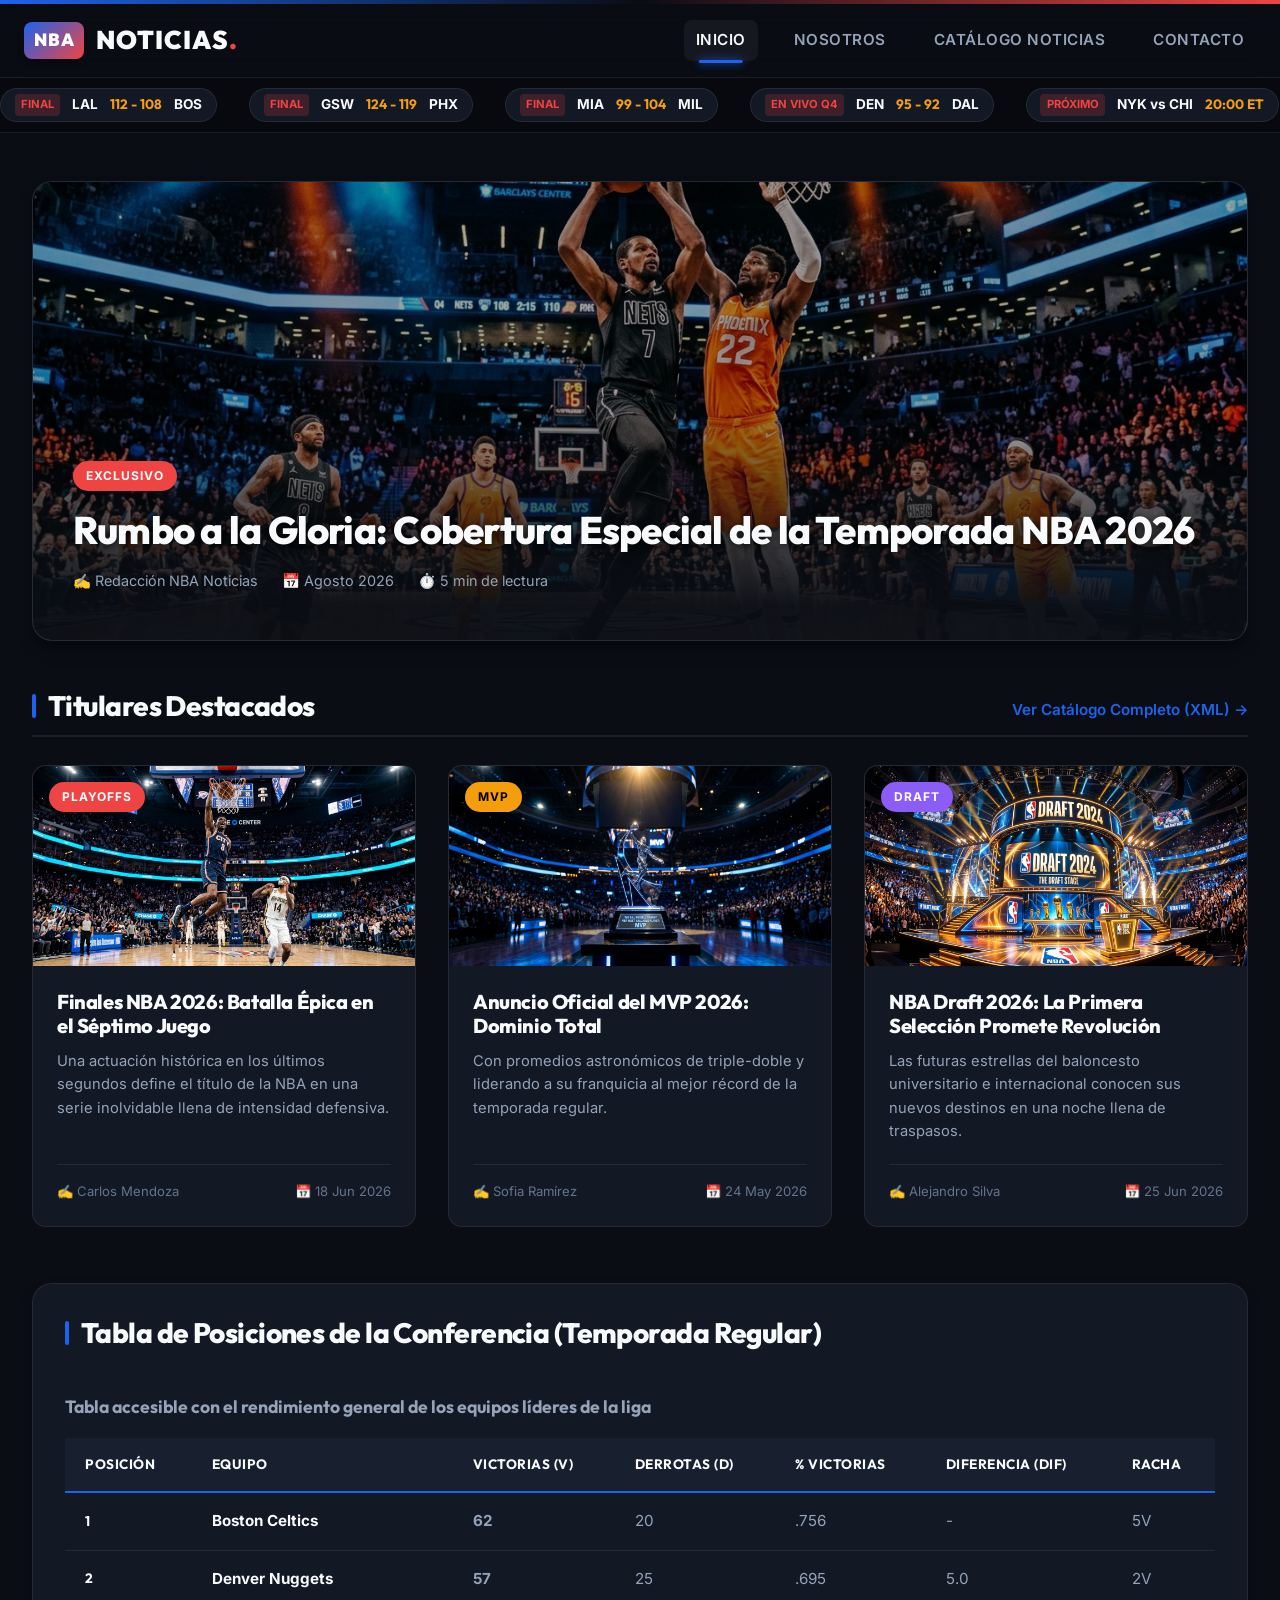
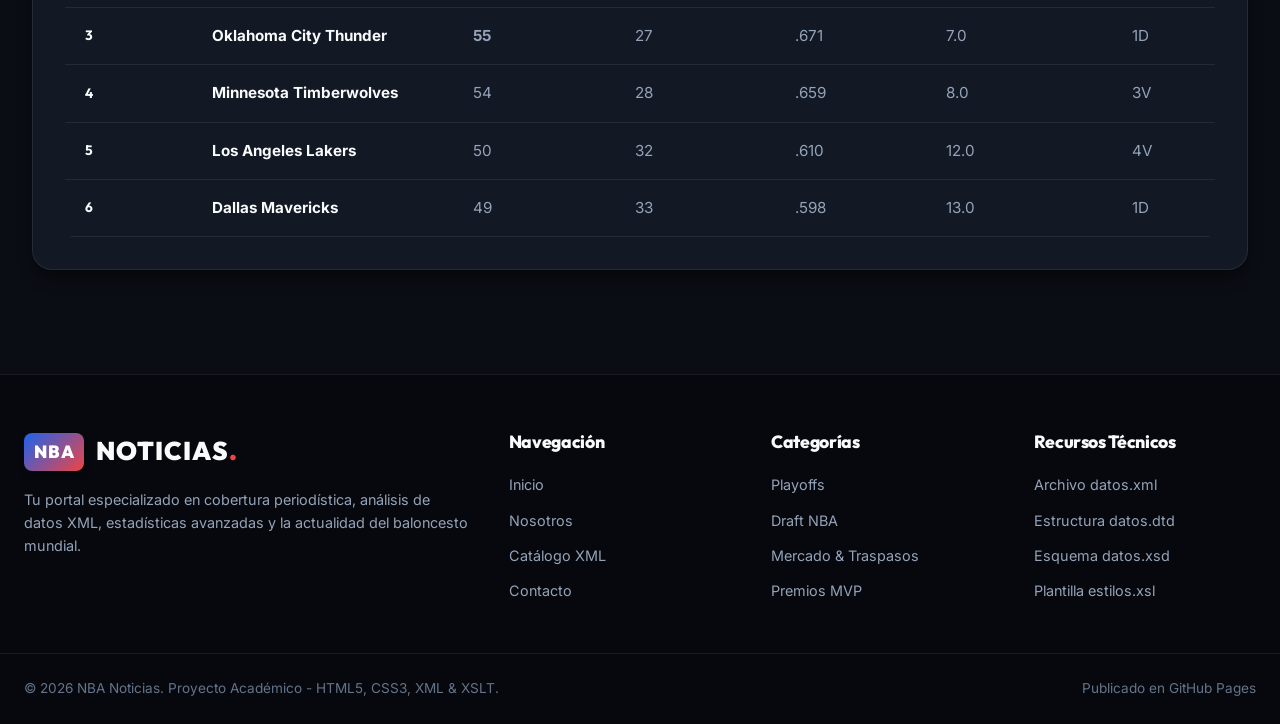
<file: index.html>
<!DOCTYPE html>
<html lang="es">
<head>
  <meta charset="UTF-8">
  <meta name="viewport" content="width=device-width, initial-scale=1.0">
  <meta name="description" content="NBA Noticias - Portal profesional con noticias de última hora, resultados en vivo, estadísticas y análisis técnico de la NBA.">
  <title>NBA Noticias | Inicio - Tu Portal Líder de Baloncesto</title>
  <link rel="stylesheet" href="css/styles.css">
</head>
<body>

  <!-- Barra Superior de Acento -->
  <div class="header-top"></div>

  <!-- Encabezado Principal y Navegación -->
  <header class="main-header" role="banner">
    <div class="header-container">
      <a href="index.html" class="logo-brand" aria-label="Página de inicio de NBA Noticias">
        <span class="logo-badge">NBA</span>
        <div class="logo-text">NOTICIAS<span>.</span></div>
      </a>

      <button class="mobile-toggle" id="mobile-toggle" aria-label="Abrir menú de navegación" aria-expanded="false">
        ☰
      </button>

      <nav class="nav-menu" id="nav-menu" role="navigation" aria-label="Navegación principal">
        <a href="index.html" class="nav-link active">Inicio</a>
        <a href="about.html" class="nav-link">Nosotros</a>
        <a href="catalog.html" class="nav-link">Catálogo Noticias</a>
        <a href="contact.html" class="nav-link">Contacto</a>
      </nav>
    </div>
  </header>

  <!-- Marquesina en Vivo de Resultados / Ticker -->
  <div class="ticker-wrap" aria-label="Marcadores de partidos en tiempo real">
    <div class="ticker-content">
      <div class="ticker-item">
        <span class="ticker-tag">FINAL</span>
        <span class="ticker-team">LAL</span> <span class="ticker-score">112 - 108</span> <span class="ticker-team">BOS</span>
      </div>
      <div class="ticker-item">
        <span class="ticker-tag">FINAL</span>
        <span class="ticker-team">GSW</span> <span class="ticker-score">124 - 119</span> <span class="ticker-team">PHX</span>
      </div>
      <div class="ticker-item">
        <span class="ticker-tag">FINAL</span>
        <span class="ticker-team">MIA</span> <span class="ticker-score">99 - 104</span> <span class="ticker-team">MIL</span>
      </div>
      <div class="ticker-item">
        <span class="ticker-tag">EN VIVO Q4</span>
        <span class="ticker-team">DEN</span> <span class="ticker-score">95 - 92</span> <span class="ticker-team">DAL</span>
      </div>
      <div class="ticker-item">
        <span class="ticker-tag">PRÓXIMO</span>
        <span class="ticker-team">NYK vs CHI</span> <span class="ticker-score">20:00 ET</span>
      </div>
    </div>
  </div>

  <!-- Contenido Principal -->
  <main class="container" id="main-content" role="main">

    <!-- Hero Banner Destacado -->
    <section class="hero-banner" aria-label="Noticia destacada principal" data-article-id="nba-101" style="cursor: pointer;">
      <img src="assets/images/nba_hero_banner.jpg" alt="Jugadores de la NBA en pleno partido bajo luces espectaculares del estadio">
      <div class="hero-overlay">
        <span class="category-badge playoffs">EXCLUSIVO</span>
        <h1 class="hero-title">Rumbo a la Gloria: Cobertura Especial de la Temporada NBA 2026</h1>
        <div class="hero-meta">
          <span>✍️ Redacción NBA Noticias</span>
          <span>📅 Agosto 2026</span>
          <span>⏱️ 5 min de lectura</span>
        </div>
      </div>
    </section>

    <!-- Sección de Últimas Noticias Grid -->
    <section aria-labelledby="titular-recientes">
      <div class="section-header">
        <h2 id="titular-recientes" class="section-title">Titulares Destacados</h2>
        <a href="catalog.html" style="color: var(--primary-nba); font-weight: 600; font-size: 0.95rem;">Ver Catálogo Completo (XML) →</a>
      </div>

      <div class="news-grid">
        <!-- Tarjeta 1 -->
        <article class="news-card" data-article-id="nba-101">
          <div class="news-card-img">
            <img src="assets/images/nba_playoffs.jpg" alt="Jugador ejecutando una clavada impresionante en los playoffs">
            <span class="category-badge playoffs" style="position: absolute; top: 1rem; left: 1rem; margin: 0;">PLAYOFFS</span>
          </div>
          <div class="news-card-content">
            <h3 class="news-card-title">Finales NBA 2026: Batalla Épica en el Séptimo Juego</h3>
            <p class="news-card-excerpt">Una actuación histórica en los últimos segundos define el título de la NBA en una serie inolvidable llena de intensidad defensiva.</p>
            <div class="news-card-footer">
              <span>✍️ Carlos Mendoza</span>
              <span>📅 18 Jun 2026</span>
            </div>
          </div>
        </article>

        <!-- Tarjeta 2 -->
        <article class="news-card" data-article-id="nba-102">
          <div class="news-card-img">
            <img src="assets/images/nba_mvp.jpg" alt="Trofeo de MVP de la NBA brillando bajo los reflectores">
            <span class="category-badge mvp" style="position: absolute; top: 1rem; left: 1rem; margin: 0;">MVP</span>
          </div>
          <div class="news-card-content">
            <h3 class="news-card-title">Anuncio Oficial del MVP 2026: Dominio Total</h3>
            <p class="news-card-excerpt">Con promedios astronómicos de triple-doble y liderando a su franquicia al mejor récord de la temporada regular.</p>
            <div class="news-card-footer">
              <span>✍️ Sofia Ramírez</span>
              <span>📅 24 May 2026</span>
            </div>
          </div>
        </article>

        <!-- Tarjeta 3 -->
        <article class="news-card" data-article-id="nba-103">
          <div class="news-card-img">
            <img src="assets/images/nba_draft.jpg" alt="Escenario del NBA Draft listo para la transmisión">
            <span class="category-badge draft" style="position: absolute; top: 1rem; left: 1rem; margin: 0;">DRAFT</span>
          </div>
          <div class="news-card-content">
            <h3 class="news-card-title">NBA Draft 2026: La Primera Selección Promete Revolución</h3>
            <p class="news-card-excerpt">Las futuras estrellas del baloncesto universitario e internacional conocen sus nuevos destinos en una noche llena de traspasos.</p>
            <div class="news-card-footer">
              <span>✍️ Alejandro Silva</span>
              <span>📅 25 Jun 2026</span>
            </div>
          </div>
        </article>
      </div>
    </section>

    <!-- Tabla Accesible de Posiciones y Estadísticas (HTML5 Accesible) -->
    <section class="table-section" aria-labelledby="tabla-posiciones-titulo">
      <div class="section-header" style="border: none; padding-bottom: 0;">
        <h2 id="tabla-posiciones-titulo" class="section-title">Tabla de Posiciones de la Conferencia (Temporada Regular)</h2>
      </div>

      <div class="table-responsive">
        <table class="nba-table" role="grid" aria-describedby="tabla-posiciones-titulo">
          <caption>Tabla accesible con el rendimiento general de los equipos líderes de la liga</caption>
          <thead>
            <tr>
              <th scope="col">Posición</th>
              <th scope="col">Equipo</th>
              <th scope="col">Victorias (V)</th>
              <th scope="col">Derrotas (D)</th>
              <th scope="col">% Victorias</th>
              <th scope="col">Diferencia (DIF)</th>
              <th scope="col">Racha</th>
            </tr>
          </thead>
          <tbody>
            <tr>
              <th scope="row">1</th>
              <td><strong>Boston Celtics</strong></td>
              <td class="stat-highlight">62</td>
              <td>20</td>
              <td>.756</td>
              <td>-</td>
              <td>5V</td>
            </tr>
            <tr>
              <th scope="row">2</th>
              <td><strong>Denver Nuggets</strong></td>
              <td class="stat-highlight">57</td>
              <td>25</td>
              <td>.695</td>
              <td>5.0</td>
              <td>2V</td>
            </tr>
            <tr>
              <th scope="row">3</th>
              <td><strong>Oklahoma City Thunder</strong></td>
              <td class="stat-highlight">55</td>
              <td>27</td>
              <td>.671</td>
              <td>7.0</td>
              <td>1D</td>
            </tr>
            <tr>
              <th scope="row">4</th>
              <td><strong>Minnesota Timberwolves</strong></td>
              <td>54</td>
              <td>28</td>
              <td>.659</td>
              <td>8.0</td>
              <td>3V</td>
            </tr>
            <tr>
              <th scope="row">5</th>
              <td><strong>Los Angeles Lakers</strong></td>
              <td>50</td>
              <td>32</td>
              <td>.610</td>
              <td>12.0</td>
              <td>4V</td>
            </tr>
            <tr>
              <th scope="row">6</th>
              <td><strong>Dallas Mavericks</strong></td>
              <td>49</td>
              <td>33</td>
              <td>.598</td>
              <td>13.0</td>
              <td>1D</td>
            </tr>
          </tbody>
        </table>
      </div>
    </section>

  </main>

  <!-- Pie de Página -->
  <footer class="main-footer" role="contentinfo">
    <div class="footer-container">
      <div class="footer-about">
        <a href="index.html" class="logo-brand">
          <span class="logo-badge">NBA</span>
          <div class="logo-text">NOTICIAS<span>.</span></div>
        </a>
        <p>Tu portal especializado en cobertura periodística, análisis de datos XML, estadísticas avanzadas y la actualidad del baloncesto mundial.</p>
      </div>

      <div class="footer-column">
        <h4>Navegación</h4>
        <ul class="footer-links">
          <li><a href="index.html">Inicio</a></li>
          <li><a href="about.html">Nosotros</a></li>
          <li><a href="catalog.html">Catálogo XML</a></li>
          <li><a href="contact.html">Contacto</a></li>
        </ul>
      </div>

      <div class="footer-column">
        <h4>Categorías</h4>
        <ul class="footer-links">
          <li><a href="catalog.html">Playoffs</a></li>
          <li><a href="catalog.html">Draft NBA</a></li>
          <li><a href="catalog.html">Mercado & Traspasos</a></li>
          <li><a href="catalog.html">Premios MVP</a></li>
        </ul>
      </div>

      <div class="footer-column">
        <h4>Recursos Técnicos</h4>
        <ul class="footer-links">
          <li><a href="xml/datos.xml" target="_blank">Archivo datos.xml</a></li>
          <li><a href="xml/datos.dtd" target="_blank">Estructura datos.dtd</a></li>
          <li><a href="xml/datos.xsd" target="_blank">Esquema datos.xsd</a></li>
          <li><a href="xml/estilos.xsl" target="_blank">Plantilla estilos.xsl</a></li>
        </ul>
      </div>
    </div>

    <div class="footer-bottom">
      <p>© 2026 NBA Noticias. Proyecto Académico - HTML5, CSS3, XML & XSLT.</p>
      <p>Publicado en GitHub Pages</p>
    </div>
  </footer>

  <script src="js/main.js"></script>
</body>
</html>
</file>
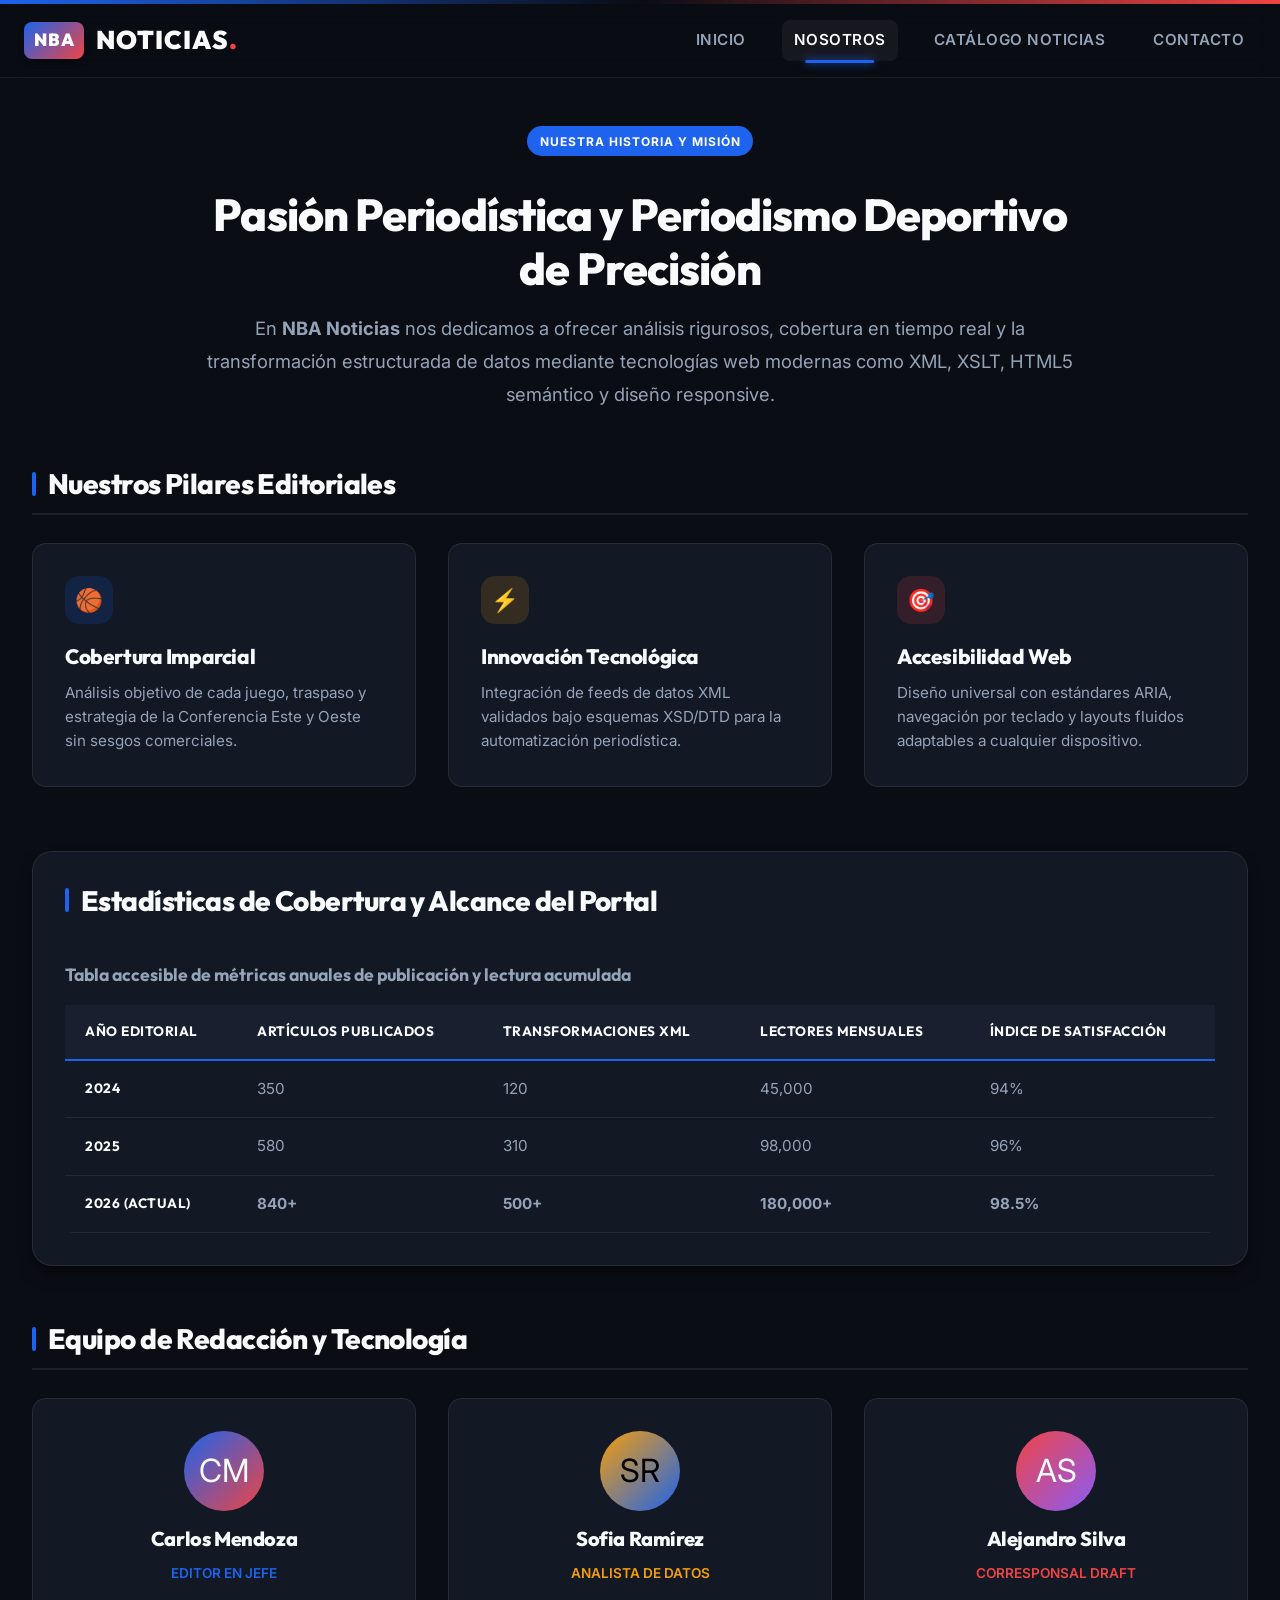
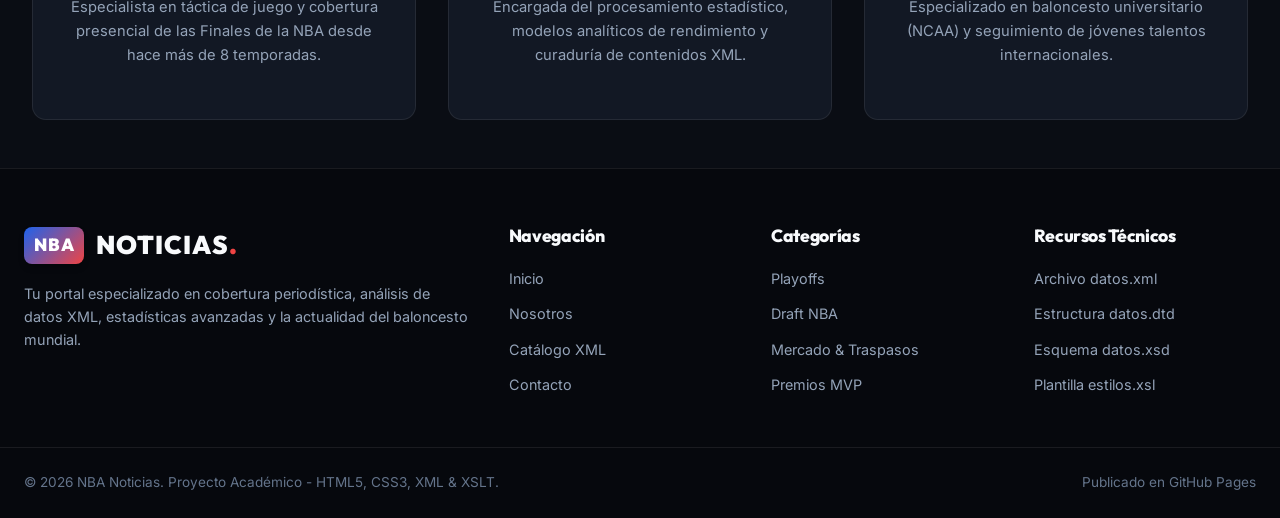
<file: about.html>
<!DOCTYPE html>
<html lang="es">
<head>
  <meta charset="UTF-8">
  <meta name="viewport" content="width=device-width, initial-scale=1.0">
  <meta name="description" content="Acerca de NBA Noticias - Conoce nuestra historia, equipo periodístico, valores editoriales y alcance de nuestra plataforma.">
  <title>NBA Noticias | Acerca de Nosotros</title>
  <link rel="stylesheet" href="css/styles.css">
</head>
<body>

  <!-- Barra Superior de Acento -->
  <div class="header-top"></div>

  <!-- Encabezado Principal y Navegación -->
  <header class="main-header" role="banner">
    <div class="header-container">
      <a href="index.html" class="logo-brand" aria-label="Página de inicio de NBA Noticias">
        <span class="logo-badge">NBA</span>
        <div class="logo-text">NOTICIAS<span>.</span></div>
      </a>

      <button class="mobile-toggle" id="mobile-toggle" aria-label="Abrir menú de navegación" aria-expanded="false">
        ☰
      </button>

      <nav class="nav-menu" id="nav-menu" role="navigation" aria-label="Navegación principal">
        <a href="index.html" class="nav-link">Inicio</a>
        <a href="about.html" class="nav-link active">Nosotros</a>
        <a href="catalog.html" class="nav-link">Catálogo Noticias</a>
        <a href="contact.html" class="nav-link">Contacto</a>
      </nav>
    </div>
  </header>

  <!-- Contenido Principal -->
  <main class="container" id="main-content" role="main">

    <!-- Sección Introductoria Hero -->
    <section style="margin-bottom: 3.5rem; text-align: center; max-width: 900px; margin-left: auto; margin-right: auto;">
      <span class="category-badge" style="background: var(--primary-nba);">NUESTRA HISTORIA Y MISIÓN</span>
      <h1 style="font-size: 2.8rem; margin: 1rem 0; color: var(--text-main);">Pasión Periodística y Periodismo Deportivo de Precisión</h1>
      <p style="color: var(--text-muted); font-size: 1.15rem; line-height: 1.8;">
        En <strong>NBA Noticias</strong> nos dedicamos a ofrecer análisis rigurosos, cobertura en tiempo real y la transformación estructurada de datos mediante tecnologías web modernas como XML, XSLT, HTML5 semántico y diseño responsive.
      </p>
    </section>

    <!-- Valores Editoriales (Grid de 3 Columnas) -->
    <section aria-labelledby="nuestros-valores" style="margin-bottom: 4rem;">
      <div class="section-header">
        <h2 id="nuestros-valores" class="section-title">Nuestros Pilares Editoriales</h2>
      </div>

      <div class="news-grid">
        <div class="news-card" style="padding: 2rem;">
          <div class="info-icon" style="margin-bottom: 1.25rem;">🏀</div>
          <h3 style="font-size: 1.3rem; margin-bottom: 0.75rem; color: var(--text-main);">Cobertura Imparcial</h3>
          <p style="color: var(--text-muted); font-size: 0.95rem;">Análisis objetivo de cada juego, traspaso y estrategia de la Conferencia Este y Oeste sin sesgos comerciales.</p>
        </div>

        <div class="news-card" style="padding: 2rem;">
          <div class="info-icon" style="margin-bottom: 1.25rem; background: rgba(245, 158, 11, 0.15); color: var(--accent-gold);">⚡</div>
          <h3 style="font-size: 1.3rem; margin-bottom: 0.75rem; color: var(--text-main);">Innovación Tecnológica</h3>
          <p style="color: var(--text-muted); font-size: 0.95rem;">Integración de feeds de datos XML validados bajo esquemas XSD/DTD para la automatización periodística.</p>
        </div>

        <div class="news-card" style="padding: 2rem;">
          <div class="info-icon" style="margin-bottom: 1.25rem; background: rgba(239, 68, 68, 0.15); color: var(--secondary-nba);">🎯</div>
          <h3 style="font-size: 1.3rem; margin-bottom: 0.75rem; color: var(--text-main);">Accesibilidad Web</h3>
          <p style="color: var(--text-muted); font-size: 0.95rem;">Diseño universal con estándares ARIA, navegación por teclado y layouts fluidos adaptables a cualquier dispositivo.</p>
        </div>
      </div>
    </section>

    <!-- Tabla Accesible de Cobertura y Métricas -->
    <section class="table-section" aria-labelledby="tabla-cobertura-titulo">
      <div class="section-header" style="border: none; padding-bottom: 0;">
        <h2 id="tabla-cobertura-titulo" class="section-title">Estadísticas de Cobertura y Alcance del Portal</h2>
      </div>

      <div class="table-responsive">
        <table class="nba-table" role="grid" aria-describedby="tabla-cobertura-titulo">
          <caption>Tabla accesible de métricas anuales de publicación y lectura acumulada</caption>
          <thead>
            <tr>
              <th scope="col">Año Editorial</th>
              <th scope="col">Artículos Publicados</th>
              <th scope="col">Transformaciones XML</th>
              <th scope="col">Lectores Mensuales</th>
              <th scope="col">Índice de Satisfacción</th>
            </tr>
          </thead>
          <tbody>
            <tr>
              <th scope="row">2024</th>
              <td>350</td>
              <td>120</td>
              <td>45,000</td>
              <td>94%</td>
            </tr>
            <tr>
              <th scope="row">2025</th>
              <td>580</td>
              <td>310</td>
              <td>98,000</td>
              <td>96%</td>
            </tr>
            <tr>
              <th scope="row">2026 (Actual)</th>
              <td class="stat-highlight">840+</td>
              <td class="stat-highlight">500+</td>
              <td class="stat-highlight">180,000+</td>
              <td class="stat-highlight">98.5%</td>
            </tr>
          </tbody>
        </table>
      </div>
    </section>

    <!-- Equipo Redaccional -->
    <section aria-labelledby="equipo-titulo">
      <div class="section-header">
        <h2 id="equipo-titulo" class="section-title">Equipo de Redacción y Tecnología</h2>
      </div>

      <div class="news-grid">
        <article class="news-card">
          <div class="news-card-content" style="text-align: center; align-items: center; padding: 2rem;">
            <div style="width: 80px; height: 80px; border-radius: 50%; background: linear-gradient(135deg, var(--primary-nba), var(--secondary-nba)); display: flex; align-items: center; justify-content: center; font-size: 2rem; margin-bottom: 1rem;">CM</div>
            <h3 class="news-card-title">Carlos Mendoza</h3>
            <p style="color: var(--primary-nba); font-weight: 600; font-size: 0.85rem; margin-bottom: 0.75rem;">EDITOR EN JEFE</p>
            <p class="news-card-excerpt">Especialista en táctica de juego y cobertura presencial de las Finales de la NBA desde hace más de 8 temporadas.</p>
          </div>
        </article>

        <article class="news-card">
          <div class="news-card-content" style="text-align: center; align-items: center; padding: 2rem;">
            <div style="width: 80px; height: 80px; border-radius: 50%; background: linear-gradient(135deg, var(--accent-gold), var(--primary-nba)); display: flex; align-items: center; justify-content: center; font-size: 2rem; margin-bottom: 1rem; color: #000;">SR</div>
            <h3 class="news-card-title">Sofia Ramírez</h3>
            <p style="color: var(--accent-gold); font-weight: 600; font-size: 0.85rem; margin-bottom: 0.75rem;">ANALISTA DE DATOS</p>
            <p class="news-card-excerpt">Encargada del procesamiento estadístico, modelos analíticos de rendimiento y curaduría de contenidos XML.</p>
          </div>
        </article>

        <article class="news-card">
          <div class="news-card-content" style="text-align: center; align-items: center; padding: 2rem;">
            <div style="width: 80px; height: 80px; border-radius: 50%; background: linear-gradient(135deg, var(--secondary-nba), #8b5cf6); display: flex; align-items: center; justify-content: center; font-size: 2rem; margin-bottom: 1rem;">AS</div>
            <h3 class="news-card-title">Alejandro Silva</h3>
            <p style="color: var(--secondary-nba); font-weight: 600; font-size: 0.85rem; margin-bottom: 0.75rem;">CORRESPONSAL DRAFT</p>
            <p class="news-card-excerpt">Especializado en baloncesto universitario (NCAA) y seguimiento de jóvenes talentos internacionales.</p>
          </div>
        </article>
      </div>
    </section>

  </main>

  <!-- Pie de Página -->
  <footer class="main-footer" role="contentinfo">
    <div class="footer-container">
      <div class="footer-about">
        <a href="index.html" class="logo-brand">
          <span class="logo-badge">NBA</span>
          <div class="logo-text">NOTICIAS<span>.</span></div>
        </a>
        <p>Tu portal especializado en cobertura periodística, análisis de datos XML, estadísticas avanzadas y la actualidad del baloncesto mundial.</p>
      </div>

      <div class="footer-column">
        <h4>Navegación</h4>
        <ul class="footer-links">
          <li><a href="index.html">Inicio</a></li>
          <li><a href="about.html">Nosotros</a></li>
          <li><a href="catalog.html">Catálogo XML</a></li>
          <li><a href="contact.html">Contacto</a></li>
        </ul>
      </div>

      <div class="footer-column">
        <h4>Categorías</h4>
        <ul class="footer-links">
          <li><a href="catalog.html">Playoffs</a></li>
          <li><a href="catalog.html">Draft NBA</a></li>
          <li><a href="catalog.html">Mercado & Traspasos</a></li>
          <li><a href="catalog.html">Premios MVP</a></li>
        </ul>
      </div>

      <div class="footer-column">
        <h4>Recursos Técnicos</h4>
        <ul class="footer-links">
          <li><a href="xml/datos.xml" target="_blank">Archivo datos.xml</a></li>
          <li><a href="xml/datos.dtd" target="_blank">Estructura datos.dtd</a></li>
          <li><a href="xml/datos.xsd" target="_blank">Esquema datos.xsd</a></li>
          <li><a href="xml/estilos.xsl" target="_blank">Plantilla estilos.xsl</a></li>
        </ul>
      </div>
    </div>

    <div class="footer-bottom">
      <p>© 2026 NBA Noticias. Proyecto Académico - HTML5, CSS3, XML & XSLT.</p>
      <p>Publicado en GitHub Pages</p>
    </div>
  </footer>

  <script src="js/main.js"></script>
</body>
</html>
</file>
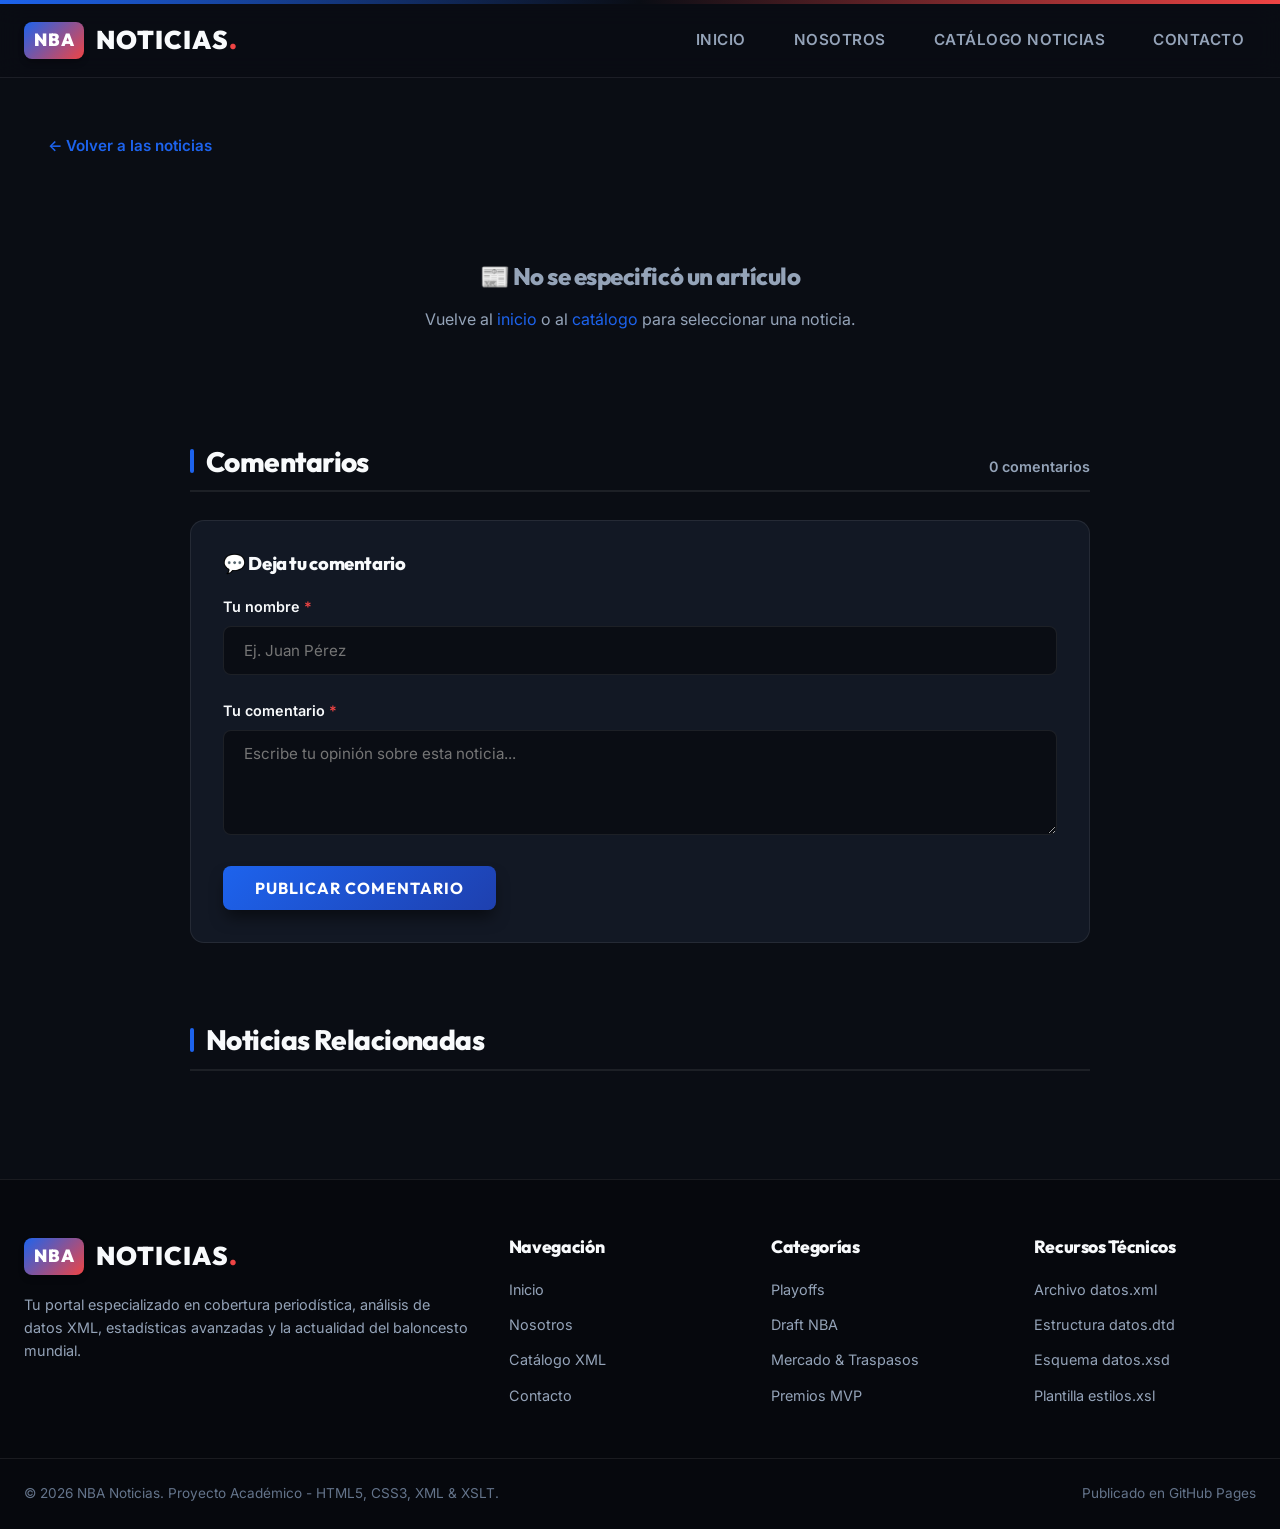
<file: article.html>
<!DOCTYPE html>
<html lang="es">
<head>
  <meta charset="UTF-8">
  <meta name="viewport" content="width=device-width, initial-scale=1.0">
  <meta name="description" content="Artículo completo - NBA Noticias">
  <title>NBA Noticias | Artículo</title>
  <link rel="stylesheet" href="css/styles.css">
</head>
<body>

  <!-- Barra Superior de Acento -->
  <div class="header-top"></div>

  <!-- Encabezado Principal y Navegación -->
  <header class="main-header" role="banner">
    <div class="header-container">
      <a href="index.html" class="logo-brand" aria-label="Página de inicio de NBA Noticias">
        <span class="logo-badge">NBA</span>
        <div class="logo-text">NOTICIAS<span>.</span></div>
      </a>

      <button class="mobile-toggle" id="mobile-toggle" aria-label="Abrir menú de navegación" aria-expanded="false">
        ☰
      </button>

      <nav class="nav-menu" id="nav-menu" role="navigation" aria-label="Navegación principal">
        <a href="index.html" class="nav-link">Inicio</a>
        <a href="about.html" class="nav-link">Nosotros</a>
        <a href="catalog.html" class="nav-link">Catálogo Noticias</a>
        <a href="contact.html" class="nav-link">Contacto</a>
      </nav>
    </div>
  </header>

  <!-- Contenido Principal del Artículo -->
  <main class="container" id="main-content" role="main">

    <!-- Botón Volver -->
    <a href="javascript:history.back()" class="back-link" id="back-link">← Volver a las noticias</a>

    <!-- Contenedor del Artículo (se llena dinámicamente) -->
    <article class="article-full" id="article-container">
      <div style="text-align: center; padding: 4rem 2rem; color: var(--text-muted);">
        <p style="font-size: 1.2rem;">⚡ Cargando artículo...</p>
      </div>
    </article>

    <!-- Sección de Comentarios -->
    <section class="comments-section" id="comments-section" aria-labelledby="comments-title">
      <div class="section-header">
        <h2 id="comments-title" class="section-title">Comentarios</h2>
        <span class="comment-count" id="comment-count">0 comentarios</span>
      </div>

      <!-- Formulario para Nuevo Comentario -->
      <div class="comment-form-card">
        <h3 style="font-size: 1.15rem; margin-bottom: 1.25rem; color: var(--text-main);">💬 Deja tu comentario</h3>
        <form id="comment-form">
          <div class="form-group">
            <label for="comment-name" class="form-label">Tu nombre <span style="color: var(--secondary-nba);">*</span></label>
            <input type="text" id="comment-name" class="form-control" placeholder="Ej. Juan Pérez" required minlength="2">
          </div>
          <div class="form-group">
            <label for="comment-text" class="form-label">Tu comentario <span style="color: var(--secondary-nba);">*</span></label>
            <textarea id="comment-text" class="form-control" rows="4" placeholder="Escribe tu opinión sobre esta noticia..." required minlength="5"></textarea>
          </div>
          <button type="submit" class="btn-submit" style="width: auto; padding: 0.75rem 2rem;">Publicar Comentario</button>
        </form>
      </div>

      <!-- Lista de Comentarios -->
      <div class="comments-list" id="comments-list">
        <!-- Se llena dinámicamente -->
      </div>
    </section>

    <!-- Noticias Relacionadas -->
    <section class="related-section" id="related-section" aria-labelledby="related-title">
      <div class="section-header">
        <h2 id="related-title" class="section-title">Noticias Relacionadas</h2>
      </div>
      <div class="news-grid" id="related-grid">
        <!-- Se llena dinámicamente -->
      </div>
    </section>

  </main>

  <!-- Pie de Página -->
  <footer class="main-footer" role="contentinfo">
    <div class="footer-container">
      <div class="footer-about">
        <a href="index.html" class="logo-brand">
          <span class="logo-badge">NBA</span>
          <div class="logo-text">NOTICIAS<span>.</span></div>
        </a>
        <p>Tu portal especializado en cobertura periodística, análisis de datos XML, estadísticas avanzadas y la actualidad del baloncesto mundial.</p>
      </div>

      <div class="footer-column">
        <h4>Navegación</h4>
        <ul class="footer-links">
          <li><a href="index.html">Inicio</a></li>
          <li><a href="about.html">Nosotros</a></li>
          <li><a href="catalog.html">Catálogo XML</a></li>
          <li><a href="contact.html">Contacto</a></li>
        </ul>
      </div>

      <div class="footer-column">
        <h4>Categorías</h4>
        <ul class="footer-links">
          <li><a href="catalog.html">Playoffs</a></li>
          <li><a href="catalog.html">Draft NBA</a></li>
          <li><a href="catalog.html">Mercado & Traspasos</a></li>
          <li><a href="catalog.html">Premios MVP</a></li>
        </ul>
      </div>

      <div class="footer-column">
        <h4>Recursos Técnicos</h4>
        <ul class="footer-links">
          <li><a href="xml/datos.xml" target="_blank">Archivo datos.xml</a></li>
          <li><a href="xml/datos.dtd" target="_blank">Estructura datos.dtd</a></li>
          <li><a href="xml/datos.xsd" target="_blank">Esquema datos.xsd</a></li>
          <li><a href="xml/estilos.xsl" target="_blank">Plantilla estilos.xsl</a></li>
        </ul>
      </div>
    </div>

    <div class="footer-bottom">
      <p>© 2026 NBA Noticias. Proyecto Académico - HTML5, CSS3, XML & XSLT.</p>
      <p>Publicado en GitHub Pages</p>
    </div>
  </footer>

  <script src="js/main.js"></script>
</body>
</html>
</file>
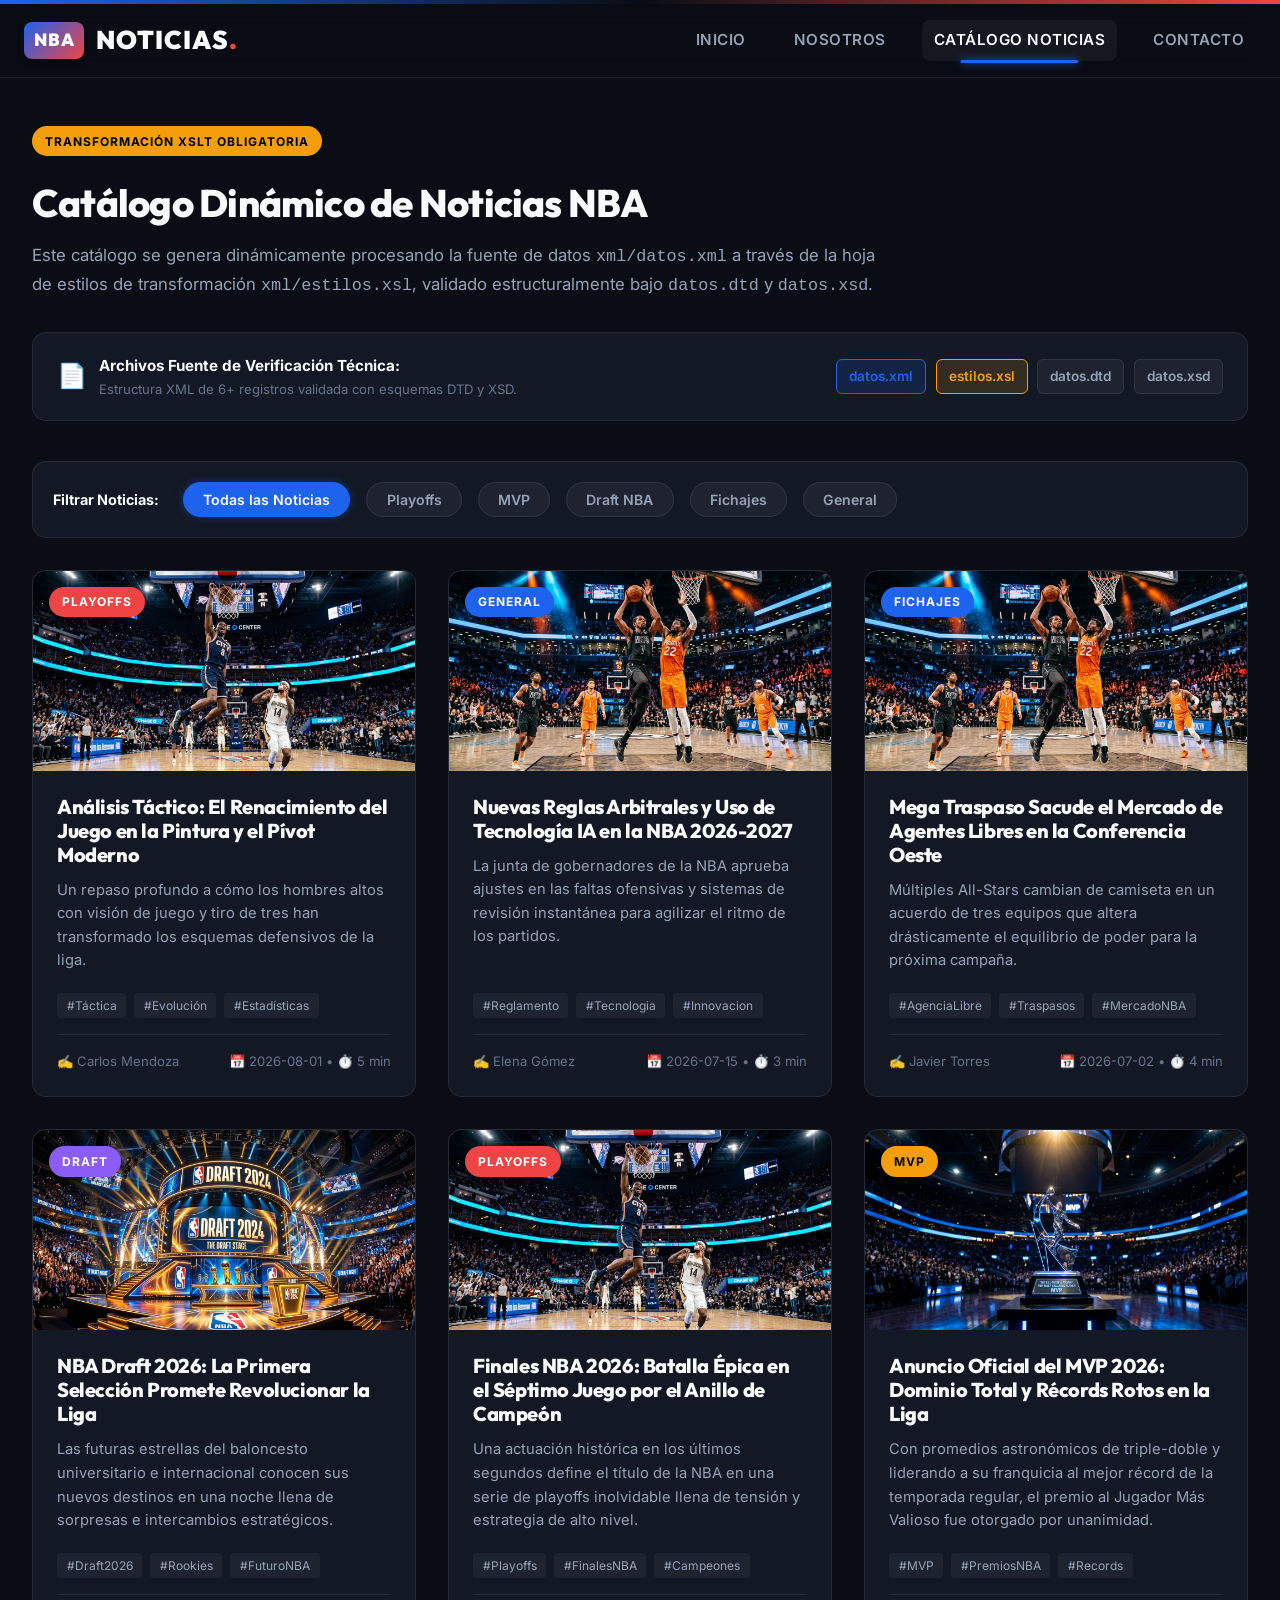
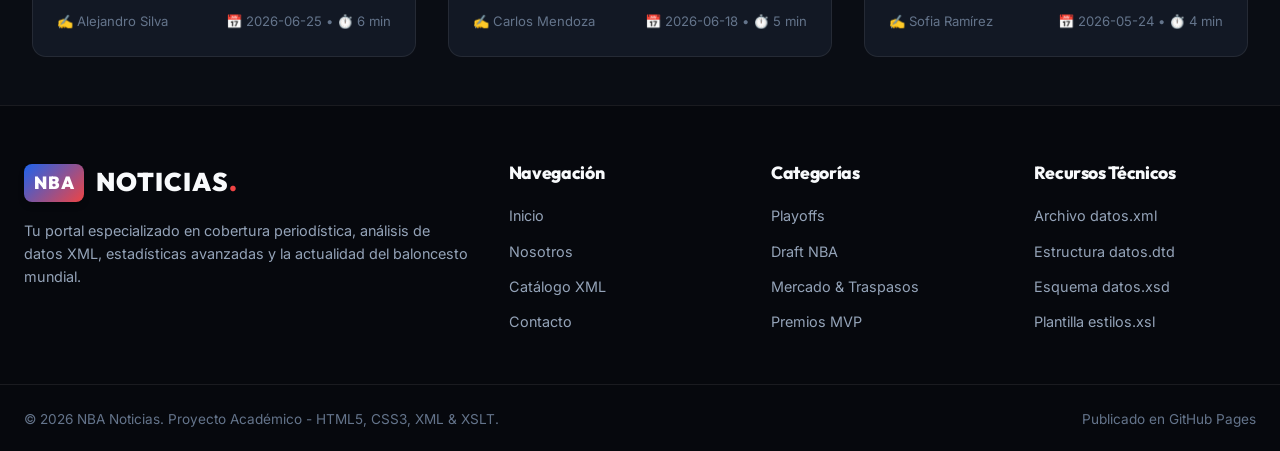
<file: catalog.html>
<!DOCTYPE html>
<html lang="es">
<head>
  <meta charset="UTF-8">
  <meta name="viewport" content="width=device-width, initial-scale=1.0">
  <meta name="description" content="Catálogo Dinámico de Noticias de la NBA generado automáticamente a partir de datos XML mediante hojas de estilo XSLT.">
  <title>NBA Noticias | Catálogo Dinámico (XML + XSLT)</title>
  <link rel="stylesheet" href="css/styles.css">
</head>
<body>

  <!-- Barra Superior de Acento -->
  <div class="header-top"></div>

  <!-- Encabezado Principal y Navegación -->
  <header class="main-header" role="banner">
    <div class="header-container">
      <a href="index.html" class="logo-brand" aria-label="Página de inicio de NBA Noticias">
        <span class="logo-badge">NBA</span>
        <div class="logo-text">NOTICIAS<span>.</span></div>
      </a>

      <button class="mobile-toggle" id="mobile-toggle" aria-label="Abrir menú de navegación" aria-expanded="false">
        ☰
      </button>

      <nav class="nav-menu" id="nav-menu" role="navigation" aria-label="Navegación principal">
        <a href="index.html" class="nav-link">Inicio</a>
        <a href="about.html" class="nav-link">Nosotros</a>
        <a href="catalog.html" class="nav-link active">Catálogo Noticias</a>
        <a href="contact.html" class="nav-link">Contacto</a>
      </nav>
    </div>
  </header>

  <!-- Contenido Principal -->
  <main class="container" id="main-content" role="main">

    <!-- Encabezado de Sección del Catálogo -->
    <div style="margin-bottom: 2rem;">
      <span class="category-badge" style="background: var(--accent-gold); color: #000;">TRANSFORMACIÓN XSLT OBLIGATORIA</span>
      <h1 style="font-size: 2.4rem; margin: 0.5rem 0 1rem 0; color: var(--text-main);">Catálogo Dinámico de Noticias NBA</h1>
      <p style="color: var(--text-muted); font-size: 1.05rem; max-width: 850px;">
        Este catálogo se genera dinámicamente procesando la fuente de datos <code>xml/datos.xml</code> a través de la hoja de estilos de transformación <code>xml/estilos.xsl</code>, validado estructuralmente bajo <code>datos.dtd</code> y <code>datos.xsd</code>.
      </p>
    </div>

    <!-- Acceso Rápido a Archivos Fuente XML/XSLT/XSD/DTD para la Evaluación -->
    <div style="background: var(--bg-card); padding: 1.25rem 1.5rem; border-radius: var(--radius-md); border: 1px solid var(--border-color); margin-bottom: 2.5rem; display: flex; align-items: center; justify-content: space-between; flex-wrap: wrap; gap: 1rem;">
      <div style="display: flex; align-items: center; gap: 0.75rem;">
        <span style="font-size: 1.5rem;">📄</span>
        <div>
          <strong style="color: var(--text-main); font-size: 0.95rem;">Archivos Fuente de Verificación Técnica:</strong>
          <p style="color: var(--text-dim); font-size: 0.82rem;">Estructura XML de 6+ registros validada con esquemas DTD y XSD.</p>
        </div>
      </div>
      <div style="display: flex; gap: 0.6rem; flex-wrap: wrap;">
        <a href="xml/datos.xml" target="_blank" style="background: rgba(29, 99, 237, 0.15); color: var(--primary-nba); border: 1px solid var(--primary-nba); padding: 0.35rem 0.75rem; border-radius: 6px; font-size: 0.85rem; font-weight: 600;">datos.xml</a>
        <a href="xml/estilos.xsl" target="_blank" style="background: rgba(245, 158, 11, 0.15); color: var(--accent-gold); border: 1px solid var(--accent-gold); padding: 0.35rem 0.75rem; border-radius: 6px; font-size: 0.85rem; font-weight: 600;">estilos.xsl</a>
        <a href="xml/datos.dtd" target="_blank" style="background: rgba(255, 255, 255, 0.05); color: var(--text-muted); border: 1px solid var(--border-color); padding: 0.35rem 0.75rem; border-radius: 6px; font-size: 0.85rem; font-weight: 600;">datos.dtd</a>
        <a href="xml/datos.xsd" target="_blank" style="background: rgba(255, 255, 255, 0.05); color: var(--text-muted); border: 1px solid var(--border-color); padding: 0.35rem 0.75rem; border-radius: 6px; font-size: 0.85rem; font-weight: 600;">datos.xsd</a>
      </div>
    </div>

    <!-- Barra de Filtros Dinámicos -->
    <section aria-label="Filtros del catálogo por categoría">
      <div class="catalog-filter-bar">
        <span style="font-weight: 700; color: var(--text-main); font-size: 0.9rem; margin-right: 0.5rem;">Filtrar Noticias:</span>
        <button class="filter-btn active" data-filter="todos">Todas las Noticias</button>
        <button class="filter-btn" data-filter="playoffs">Playoffs</button>
        <button class="filter-btn" data-filter="mvp">MVP</button>
        <button class="filter-btn" data-filter="draft">Draft NBA</button>
        <button class="filter-btn" data-filter="fichajes">Fichajes</button>
        <button class="filter-btn" data-filter="general">General</button>
      </div>
    </section>

    <!-- Contenedor del Catálogo XSLT Dinámico -->
    <section id="catalog-container" aria-live="polite" aria-label="Noticias del catálogo dinámico">
      <!-- Se llena dinámicamente mediante el cargador XSLTProcessor en js/main.js -->
      <div style="text-align: center; padding: 4rem 2rem; color: var(--text-muted);">
        <p style="font-size: 1.2rem;">⚡ Cargando y transformando catálogo XML mediante XSLT...</p>
      </div>
    </section>

  </main>

  <!-- Pie de Página -->
  <footer class="main-footer" role="contentinfo">
    <div class="footer-container">
      <div class="footer-about">
        <a href="index.html" class="logo-brand">
          <span class="logo-badge">NBA</span>
          <div class="logo-text">NOTICIAS<span>.</span></div>
        </a>
        <p>Tu portal especializado en cobertura periodística, análisis de datos XML, estadísticas avanzadas y la actualidad del baloncesto mundial.</p>
      </div>

      <div class="footer-column">
        <h4>Navegación</h4>
        <ul class="footer-links">
          <li><a href="index.html">Inicio</a></li>
          <li><a href="about.html">Nosotros</a></li>
          <li><a href="catalog.html">Catálogo XML</a></li>
          <li><a href="contact.html">Contacto</a></li>
        </ul>
      </div>

      <div class="footer-column">
        <h4>Categorías</h4>
        <ul class="footer-links">
          <li><a href="catalog.html">Playoffs</a></li>
          <li><a href="catalog.html">Draft NBA</a></li>
          <li><a href="catalog.html">Mercado & Traspasos</a></li>
          <li><a href="catalog.html">Premios MVP</a></li>
        </ul>
      </div>

      <div class="footer-column">
        <h4>Recursos Técnicos</h4>
        <ul class="footer-links">
          <li><a href="xml/datos.xml" target="_blank">Archivo datos.xml</a></li>
          <li><a href="xml/datos.dtd" target="_blank">Estructura datos.dtd</a></li>
          <li><a href="xml/datos.xsd" target="_blank">Esquema datos.xsd</a></li>
          <li><a href="xml/estilos.xsl" target="_blank">Plantilla estilos.xsl</a></li>
        </ul>
      </div>
    </div>

    <div class="footer-bottom">
      <p>© 2026 NBA Noticias. Proyecto Académico - HTML5, CSS3, XML & XSLT.</p>
      <p>Publicado en GitHub Pages</p>
    </div>
  </footer>

  <script src="js/main.js"></script>
</body>
</html>
</file>
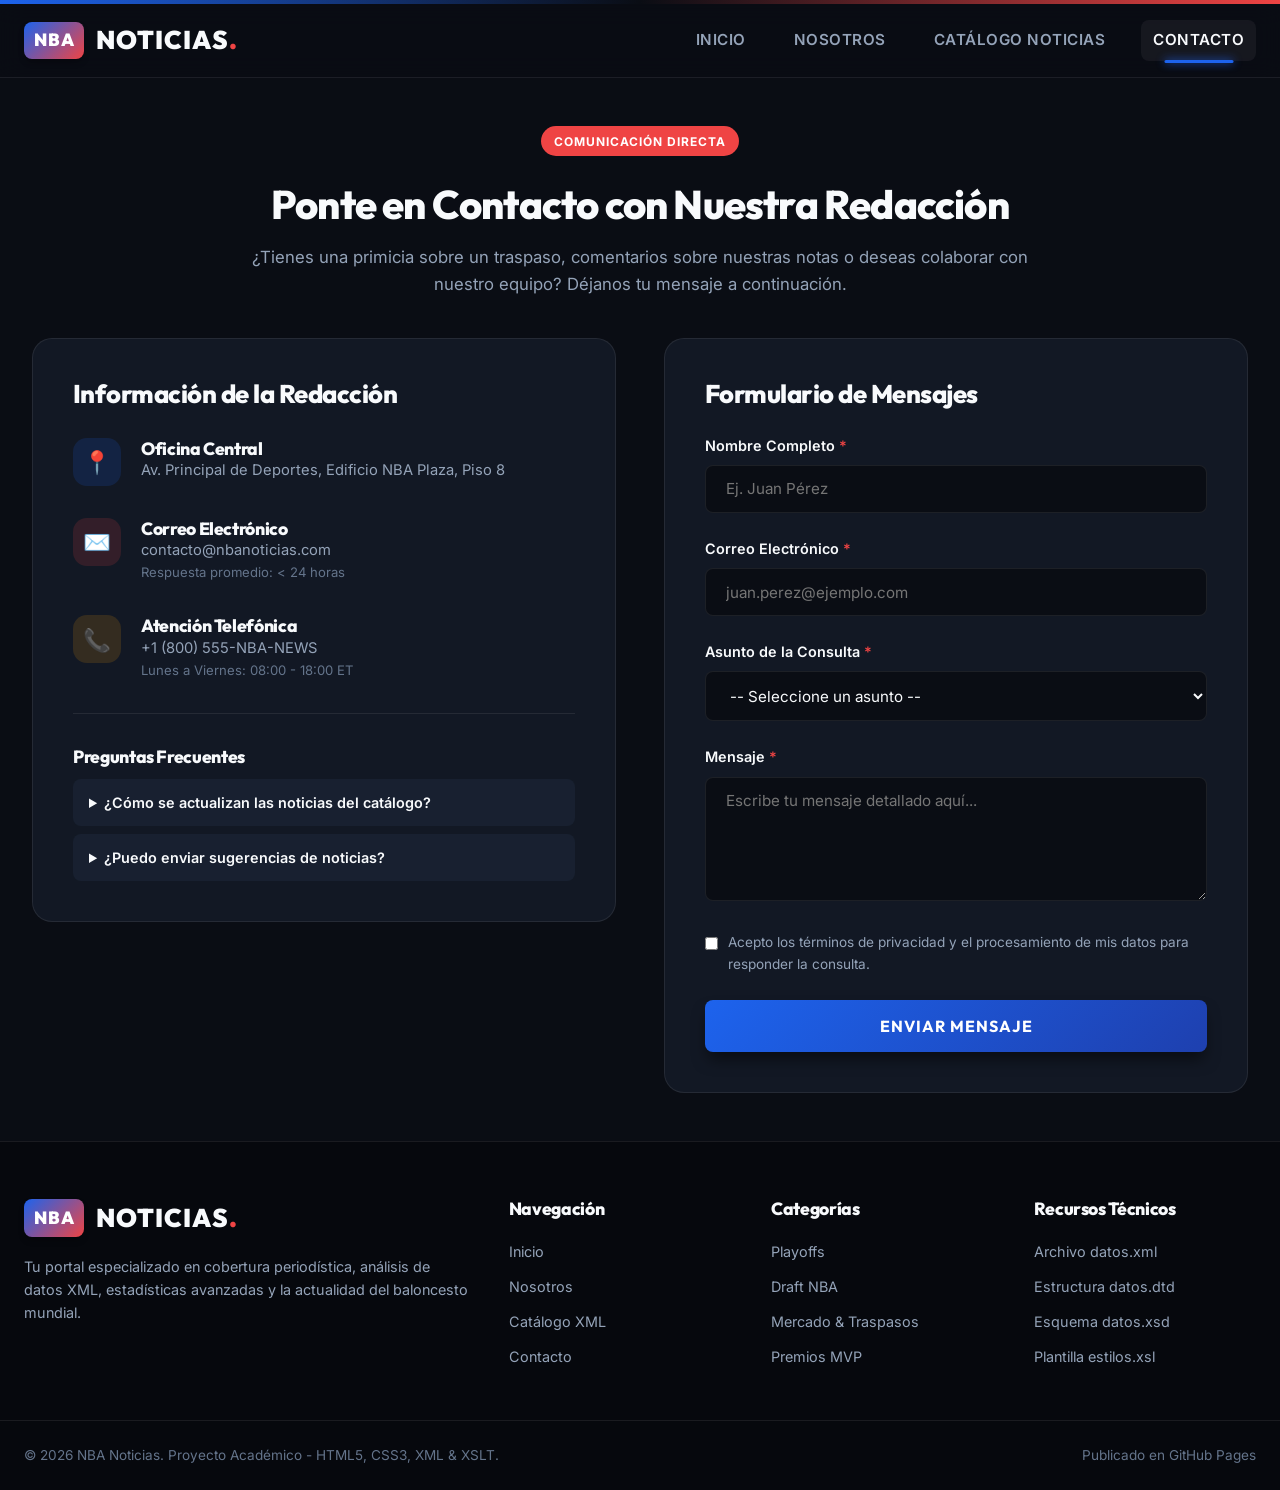
<file: contact.html>
<!DOCTYPE html>
<html lang="es">
<head>
  <meta charset="UTF-8">
  <meta name="viewport" content="width=device-width, initial-scale=1.0">
  <meta name="description" content="Página de contacto de NBA Noticias - Envía tus consultas, primicias de noticias o comentarios a nuestro equipo editorial.">
  <title>NBA Noticias | Contacto y Primicias</title>
  <link rel="stylesheet" href="css/styles.css">
</head>
<body>

  <!-- Barra Superior de Acento -->
  <div class="header-top"></div>

  <!-- Encabezado Principal y Navegación -->
  <header class="main-header" role="banner">
    <div class="header-container">
      <a href="index.html" class="logo-brand" aria-label="Página de inicio de NBA Noticias">
        <span class="logo-badge">NBA</span>
        <div class="logo-text">NOTICIAS<span>.</span></div>
      </a>

      <button class="mobile-toggle" id="mobile-toggle" aria-label="Abrir menú de navegación" aria-expanded="false">
        ☰
      </button>

      <nav class="nav-menu" id="nav-menu" role="navigation" aria-label="Navegación principal">
        <a href="index.html" class="nav-link">Inicio</a>
        <a href="about.html" class="nav-link">Nosotros</a>
        <a href="catalog.html" class="nav-link">Catálogo Noticias</a>
        <a href="contact.html" class="nav-link active">Contacto</a>
      </nav>
    </div>
  </header>

  <!-- Contenido Principal -->
  <main class="container" id="main-content" role="main">

    <!-- Hero / Título de Contacto -->
    <div style="margin-bottom: 2.5rem; text-align: center; max-width: 800px; margin-left: auto; margin-right: auto;">
      <span class="category-badge" style="background: var(--secondary-nba);">COMUNICACIÓN DIRECTA</span>
      <h1 style="font-size: 2.5rem; margin: 0.5rem 0 1rem 0; color: var(--text-main);">Ponte en Contacto con Nuestra Redacción</h1>
      <p style="color: var(--text-muted); font-size: 1.05rem;">
        ¿Tienes una primicia sobre un traspaso, comentarios sobre nuestras notas o deseas colaborar con nuestro equipo? Déjanos tu mensaje a continuación.
      </p>
    </div>

    <!-- Layout Grid: Información de Contacto + Formulario con Validación -->
    <div class="contact-wrapper">

      <!-- Tarjeta de Información de Contacto -->
      <div class="contact-info-card">
        <h2 style="font-size: 1.6rem; margin-bottom: 1.75rem; color: var(--text-main);">Información de la Redacción</h2>

        <div class="info-item">
          <div class="info-icon">📍</div>
          <div>
            <h3 style="font-size: 1.1rem; color: var(--text-main);">Oficina Central</h3>
            <p style="color: var(--text-muted); font-size: 0.92rem;">Av. Principal de Deportes, Edificio NBA Plaza, Piso 8</p>
          </div>
        </div>

        <div class="info-item">
          <div class="info-icon" style="background: rgba(239, 68, 68, 0.15); color: var(--secondary-nba);">✉️</div>
          <div>
            <h3 style="font-size: 1.1rem; color: var(--text-main);">Correo Electrónico</h3>
            <p style="color: var(--text-muted); font-size: 0.92rem;">contacto@nbanoticias.com</p>
            <p style="color: var(--text-dim); font-size: 0.82rem;">Respuesta promedio: &lt; 24 horas</p>
          </div>
        </div>

        <div class="info-item">
          <div class="info-icon" style="background: rgba(245, 158, 11, 0.15); color: var(--accent-gold);">📞</div>
          <div>
            <h3 style="font-size: 1.1rem; color: var(--text-main);">Atención Telefónica</h3>
            <p style="color: var(--text-muted); font-size: 0.92rem;">+1 (800) 555-NBA-NEWS</p>
            <p style="color: var(--text-dim); font-size: 0.82rem;">Lunes a Viernes: 08:00 - 18:00 ET</p>
          </div>
        </div>

        <hr style="border: none; border-top: 1px solid var(--border-color); margin: 2rem 0;">

        <div>
          <h3 style="font-size: 1.1rem; margin-bottom: 0.75rem; color: var(--text-main);">Preguntas Frecuentes</h3>
          <details style="background: var(--bg-surface); padding: 0.75rem 1rem; border-radius: var(--radius-sm); margin-bottom: 0.5rem;">
            <summary style="font-weight: 600; cursor: pointer; color: var(--text-main); font-size: 0.9rem;">¿Cómo se actualizan las noticias del catálogo?</summary>
            <p style="color: var(--text-muted); font-size: 0.85rem; margin-top: 0.5rem;">El catálogo se actualiza automáticamente mediante transformaciones XSLT vinculadas a nuestra fuente XML de datos.</p>
          </details>
          <details style="background: var(--bg-surface); padding: 0.75rem 1rem; border-radius: var(--radius-sm);">
            <summary style="font-weight: 600; cursor: pointer; color: var(--text-main); font-size: 0.9rem;">¿Puedo enviar sugerencias de noticias?</summary>
            <p style="color: var(--text-muted); font-size: 0.85rem; margin-top: 0.5rem;">¡Sí! Utiliza el asunto "Primicia / Sugerencia" en el formulario de la derecha.</p>
          </details>
        </div>
      </div>

      <!-- Formulario de Contacto (Validación Nativa HTML5 + JS) -->
      <div class="form-card">
        <h2 style="font-size: 1.6rem; margin-bottom: 1.5rem; color: var(--text-main);">Formulario de Mensajes</h2>

        <form id="nba-contact-form" novalidate aria-label="Formulario de contacto de NBA Noticias">
          
          <!-- Campo Nombre -->
          <div class="form-group">
            <label for="nombre" class="form-label">Nombre Completo <span style="color: var(--secondary-nba);">*</span></label>
            <input type="text" id="nombre" name="nombre" class="form-control" placeholder="Ej. Juan Pérez" required minlength="3" aria-required="true" aria-describedby="error-nombre">
            <span class="error-message" id="error-nombre" role="alert"></span>
          </div>

          <!-- Campo Email -->
          <div class="form-group">
            <label for="email" class="form-label">Correo Electrónico <span style="color: var(--secondary-nba);">*</span></label>
            <input type="email" id="email" name="email" class="form-control" placeholder="juan.perez@ejemplo.com" required aria-required="true" aria-describedby="error-email">
            <span class="error-message" id="error-email" role="alert"></span>
          </div>

          <!-- Campo Asunto (Select) -->
          <div class="form-group">
            <label for="asunto" class="form-label">Asunto de la Consulta <span style="color: var(--secondary-nba);">*</span></label>
            <select id="asunto" name="asunto" class="form-control" required aria-required="true" aria-describedby="error-asunto">
              <option value="" disabled selected>-- Seleccione un asunto --</option>
              <option value="primicia">Enviar Primicia / Noticia</option>
              <option value="publicidad">Publicidad y Patrocinios</option>
              <option value="soporte">Soporte Técnico / Web</option>
              <option value="otro">Otro Motivo</option>
            </select>
            <span class="error-message" id="error-asunto" role="alert"></span>
          </div>

          <!-- Campo Mensaje -->
          <div class="form-group">
            <label for="mensaje" class="form-label">Mensaje <span style="color: var(--secondary-nba);">*</span></label>
            <textarea id="mensaje" name="mensaje" rows="5" class="form-control" placeholder="Escribe tu mensaje detallado aquí..." required minlength="10" aria-required="true" aria-describedby="error-mensaje"></textarea>
            <span class="error-message" id="error-mensaje" role="alert"></span>
          </div>

          <!-- Checkbox Términos -->
          <div class="form-group" style="display: flex; align-items: flex-start; gap: 0.6rem;">
            <input type="checkbox" id="terminos" name="terminos" required style="margin-top: 0.3rem;" aria-required="true">
            <label for="terminos" style="font-size: 0.85rem; color: var(--text-muted);">
              Acepto los términos de privacidad y el procesamiento de mis datos para responder la consulta.
            </label>
          </div>

          <!-- Botón de Envío -->
          <button type="submit" class="btn-submit" id="btn-enviar">Enviar Mensaje</button>
        </form>
      </div>

    </div>

  </main>

  <!-- Pie de Página -->
  <footer class="main-footer" role="contentinfo">
    <div class="footer-container">
      <div class="footer-about">
        <a href="index.html" class="logo-brand">
          <span class="logo-badge">NBA</span>
          <div class="logo-text">NOTICIAS<span>.</span></div>
        </a>
        <p>Tu portal especializado en cobertura periodística, análisis de datos XML, estadísticas avanzadas y la actualidad del baloncesto mundial.</p>
      </div>

      <div class="footer-column">
        <h4>Navegación</h4>
        <ul class="footer-links">
          <li><a href="index.html">Inicio</a></li>
          <li><a href="about.html">Nosotros</a></li>
          <li><a href="catalog.html">Catálogo XML</a></li>
          <li><a href="contact.html">Contacto</a></li>
        </ul>
      </div>

      <div class="footer-column">
        <h4>Categorías</h4>
        <ul class="footer-links">
          <li><a href="catalog.html">Playoffs</a></li>
          <li><a href="catalog.html">Draft NBA</a></li>
          <li><a href="catalog.html">Mercado & Traspasos</a></li>
          <li><a href="catalog.html">Premios MVP</a></li>
        </ul>
      </div>

      <div class="footer-column">
        <h4>Recursos Técnicos</h4>
        <ul class="footer-links">
          <li><a href="xml/datos.xml" target="_blank">Archivo datos.xml</a></li>
          <li><a href="xml/datos.dtd" target="_blank">Estructura datos.dtd</a></li>
          <li><a href="xml/datos.xsd" target="_blank">Esquema datos.xsd</a></li>
          <li><a href="xml/estilos.xsl" target="_blank">Plantilla estilos.xsl</a></li>
        </ul>
      </div>
    </div>

    <div class="footer-bottom">
      <p>© 2026 NBA Noticias. Proyecto Académico - HTML5, CSS3, XML & XSLT.</p>
      <p>Publicado en GitHub Pages</p>
    </div>
  </footer>

  <script src="js/main.js"></script>
</body>
</html>
</file>
<file: css/styles.css>
/* ==========================================================================
   NBA NOTICIAS - HOJA DE ESTILOS AVANZADA
   Diseño Responsive | Dark Mode Deportivo | Animations & Micro-interactions
   ========================================================================== */

@import url('https://fonts.googleapis.com/css2?family=Inter:wght@300;400;500;600;700&family=Outfit:wght@500;700;800;900&display=swap');

/* --------------------------------------------------------------------------
   1. VARIABLES CSS (:root)
   -------------------------------------------------------------------------- */
:root {
  /* Paleta de Colores NBA */
  --bg-main: #0a0d14;
  --bg-card: #121824;
  --bg-card-hover: #1a2233;
  --bg-nav: rgba(10, 13, 20, 0.92);
  --bg-surface: #182030;
  
  --primary-nba: #1d63ed;
  --primary-glow: rgba(29, 99, 237, 0.35);
  --secondary-nba: #ef4444;
  --secondary-glow: rgba(239, 68, 68, 0.35);
  --accent-gold: #f59e0b;
  
  --text-main: #f8fafc;
  --text-muted: #94a3b8;
  --text-dim: #64748b;
  
  --border-color: rgba(255, 255, 255, 0.08);
  --border-highlight: rgba(29, 99, 237, 0.5);
  
  /* Tipografía */
  --font-heading: 'Outfit', sans-serif;
  --font-body: 'Inter', sans-serif;
  
  /* Elevación y Sombras */
  --shadow-sm: 0 4px 6px -1px rgba(0, 0, 0, 0.3);
  --shadow-md: 0 10px 15px -3px rgba(0, 0, 0, 0.5);
  --shadow-lg: 0 20px 25px -5px rgba(0, 0, 0, 0.7);
  --shadow-glow: 0 0 20px rgba(29, 99, 237, 0.4);

  /* Bordes y Transiciones */
  --radius-sm: 8px;
  --radius-md: 14px;
  --radius-lg: 20px;
  --radius-full: 9999px;
  --transition-fast: 0.2s ease;
  --transition-normal: 0.3s cubic-bezier(0.4, 0, 0.2, 1);
  --transition-slow: 0.5s ease-in-out;
}

/* --------------------------------------------------------------------------
   2. RESET Y ESTILOS BASE
   -------------------------------------------------------------------------- */
* {
  margin: 0;
  padding: 0;
  box-sizing: border-box;
}

html {
  scroll-behavior: smooth;
  font-size: 16px;
}

body {
  font-family: var(--font-body);
  background-color: var(--bg-main);
  color: var(--text-main);
  line-height: 1.6;
  overflow-x: hidden;
  display: flex;
  flex-direction: column;
  min-height: 100vh;
}

a {
  color: inherit;
  text-decoration: none;
  transition: color var(--transition-fast);
}

img {
  max-width: 100%;
  height: auto;
  display: block;
}

ul {
  list-style: none;
}

h1, h2, h3, h4, h5, h6 {
  font-family: var(--font-heading);
  line-height: 1.2;
  font-weight: 800;
  letter-spacing: -0.02em;
}

/* --------------------------------------------------------------------------
   3. HEADER Y NAVEGACIÓN
   -------------------------------------------------------------------------- */
.header-top {
  background: linear-gradient(90deg, #1d63ed 0%, #0a0d14 50%, #ef4444 100%);
  height: 4px;
  width: 100%;
}

.main-header {
  position: sticky;
  top: 0;
  z-index: 1000;
  background-color: var(--bg-nav);
  backdrop-filter: blur(12px);
  -webkit-backdrop-filter: blur(12px);
  border-bottom: 1px solid var(--border-color);
  transition: all var(--transition-normal);
}

.header-container {
  max-width: 1280px;
  margin: 0 auto;
  padding: 1rem 1.5rem;
  display: flex;
  justify-content: space-between;
  align-items: center;
}

.logo-brand {
  display: flex;
  align-items: center;
  gap: 0.75rem;
  font-family: var(--font-heading);
  font-size: 1.6rem;
  font-weight: 900;
  letter-spacing: 1px;
  text-transform: uppercase;
}

.logo-badge {
  background: linear-gradient(135deg, var(--primary-nba), var(--secondary-nba));
  color: #fff;
  padding: 0.3rem 0.6rem;
  border-radius: var(--radius-sm);
  font-size: 1.1rem;
  box-shadow: var(--shadow-sm);
}

.logo-text span {
  color: var(--secondary-nba);
}

.nav-menu {
  display: flex;
  align-items: center;
  gap: 1.5rem;
}

.nav-link {
  position: relative;
  font-weight: 600;
  font-size: 0.95rem;
  text-transform: uppercase;
  letter-spacing: 0.5px;
  color: var(--text-muted);
  padding: 0.5rem 0.75rem;
  border-radius: var(--radius-sm);
  transition: all var(--transition-fast);
}

.nav-link:hover, .nav-link.active {
  color: var(--text-main);
  background-color: rgba(255, 255, 255, 0.05);
}

.nav-link.active::after {
  content: '';
  position: absolute;
  bottom: -2px;
  left: 50%;
  transform: translateX(-50%);
  width: 60%;
  height: 3px;
  background: var(--primary-nba);
  border-radius: var(--radius-full);
  box-shadow: 0 0 8px var(--primary-nba);
}

/* Botón Menú Móvil */
.mobile-toggle {
  display: none;
  background: none;
  border: none;
  color: var(--text-main);
  font-size: 1.8rem;
  cursor: pointer;
}

/* --------------------------------------------------------------------------
   4. MARQUESINA DE RESULTADOS / SCORE TICKER
   -------------------------------------------------------------------------- */
.ticker-wrap {
  background-color: #07090e;
  border-bottom: 1px solid var(--border-color);
  overflow: hidden;
  padding: 0.6rem 0;
  font-size: 0.85rem;
}

.ticker-content {
  display: flex;
  gap: 2rem;
  white-space: nowrap;
  animation: ticker 35s linear infinite;
  width: max-content;
}

.ticker-wrap:hover .ticker-content {
  animation-play-state: paused;
}

.ticker-item {
  display: inline-flex;
  align-items: center;
  gap: 0.75rem;
  background: var(--bg-card);
  padding: 0.35rem 0.85rem;
  border-radius: var(--radius-full);
  border: 1px solid var(--border-color);
}

.ticker-team {
  font-weight: 700;
  color: var(--text-main);
}

.ticker-score {
  color: var(--accent-gold);
  font-family: var(--font-heading);
  font-weight: 700;
}

.ticker-tag {
  background: rgba(239, 68, 68, 0.2);
  color: var(--secondary-nba);
  font-size: 0.7rem;
  padding: 0.1rem 0.4rem;
  border-radius: 4px;
  font-weight: 700;
}

@keyframes ticker {
  0% { transform: translateX(0); }
  100% { transform: translateX(-50%); }
}

/* --------------------------------------------------------------------------
   5. HERO SECTION & CARDS
   -------------------------------------------------------------------------- */
.container {
  max-width: 1280px;
  margin: 0 auto;
  padding: 2.5rem 1.5rem;
  width: 100%;
}

.hero-banner {
  position: relative;
  border-radius: var(--radius-lg);
  overflow: hidden;
  background: var(--bg-card);
  border: 1px solid var(--border-color);
  box-shadow: var(--shadow-md);
  margin-bottom: 3rem;
  min-height: 460px;
  display: flex;
  align-items: flex-end;
}

.hero-banner img {
  position: absolute;
  top: 0;
  left: 0;
  width: 100%;
  height: 100%;
  object-fit: cover;
  filter: brightness(0.65);
  transition: transform var(--transition-slow);
}

.hero-banner:hover img {
  transform: scale(1.03);
}

.hero-overlay {
  position: relative;
  z-index: 2;
  padding: 3rem 2.5rem;
  background: linear-gradient(180deg, rgba(10,13,20,0) 0%, rgba(10,13,20,0.95) 85%);
  width: 100%;
}

.category-badge {
  display: inline-block;
  background: var(--primary-nba);
  color: #fff;
  font-weight: 700;
  font-size: 0.75rem;
  text-transform: uppercase;
  padding: 0.35rem 0.8rem;
  border-radius: var(--radius-full);
  margin-bottom: 1rem;
  letter-spacing: 1px;
}

.category-badge.playoffs { background-color: var(--secondary-nba); }
.category-badge.draft { background-color: #8b5cf6; }
.category-badge.mvp { background-color: var(--accent-gold); color: #000; }

.hero-title {
  font-size: 2.4rem;
  margin-bottom: 1rem;
  color: var(--text-main);
  text-shadow: 0 2px 10px rgba(0,0,0,0.8);
}

.hero-meta {
  display: flex;
  gap: 1.5rem;
  color: var(--text-muted);
  font-size: 0.9rem;
}

/* --------------------------------------------------------------------------
   6. GRID DE NOTICIAS & SECCIONES
   -------------------------------------------------------------------------- */
.section-header {
  display: flex;
  justify-content: space-between;
  align-items: flex-end;
  margin-bottom: 1.75rem;
  border-bottom: 2px solid var(--border-color);
  padding-bottom: 0.75rem;
}

.section-title {
  font-size: 1.75rem;
  position: relative;
  display: flex;
  align-items: center;
  gap: 0.75rem;
}

.section-title::before {
  content: '';
  display: inline-block;
  width: 4px;
  height: 24px;
  background: var(--primary-nba);
  border-radius: var(--radius-full);
}

.news-grid {
  display: grid;
  grid-template-columns: repeat(3, 1fr);
  gap: 2rem;
}

.news-card {
  background-color: var(--bg-card);
  border-radius: var(--radius-md);
  overflow: hidden;
  border: 1px solid var(--border-color);
  transition: all var(--transition-normal);
  display: flex;
  flex-direction: column;
}

.news-card:hover {
  transform: translateY(-6px);
  border-color: var(--border-highlight);
  box-shadow: var(--shadow-glow);
}

.news-card-img {
  position: relative;
  width: 100%;
  height: 200px;
  overflow: hidden;
}

.news-card-img img {
  width: 100%;
  height: 100%;
  object-fit: cover;
  transition: transform var(--transition-slow);
}

.news-card:hover .news-card-img img {
  transform: scale(1.08);
}

.news-card-content {
  padding: 1.5rem;
  display: flex;
  flex-direction: column;
  flex-grow: 1;
}

.news-card-title {
  font-size: 1.25rem;
  margin-bottom: 0.75rem;
  color: var(--text-main);
}

.news-card-excerpt {
  color: var(--text-muted);
  font-size: 0.92rem;
  margin-bottom: 1.25rem;
  flex-grow: 1;
}

.news-card-footer {
  display: flex;
  justify-content: space-between;
  align-items: center;
  padding-top: 1rem;
  border-top: 1px solid var(--border-color);
  font-size: 0.82rem;
  color: var(--text-dim);
}

/* --------------------------------------------------------------------------
   7. TABLA ACCESIBLE DE ESTADÍSTICAS Y POSICIONES
   -------------------------------------------------------------------------- */
.table-section {
  margin: 3.5rem 0;
  background-color: var(--bg-card);
  border-radius: var(--radius-lg);
  padding: 2rem;
  border: 1px solid var(--border-color);
  box-shadow: var(--shadow-md);
}

.table-responsive {
  width: 100%;
  overflow-x: auto;
  border-radius: var(--radius-sm);
}

.nba-table {
  width: 100%;
  border-collapse: collapse;
  text-align: left;
  font-size: 0.95rem;
}

.nba-table caption {
  font-family: var(--font-heading);
  font-size: 1.1rem;
  font-weight: 700;
  padding: 1rem 0;
  caption-side: top;
  text-align: left;
  color: var(--text-muted);
}

.nba-table thead tr {
  background-color: var(--bg-surface);
  border-bottom: 2px solid var(--primary-nba);
}

.nba-table th {
  padding: 1rem 1.25rem;
  font-family: var(--font-heading);
  font-weight: 700;
  color: var(--text-main);
  text-transform: uppercase;
  font-size: 0.85rem;
  letter-spacing: 0.5px;
}

.nba-table tbody tr {
  border-bottom: 1px solid var(--border-color);
  transition: background-color var(--transition-fast);
}

.nba-table tbody tr:hover {
  background-color: rgba(29, 99, 237, 0.08);
}

.nba-table td {
  padding: 1rem 1.25rem;
  color: var(--text-muted);
}

.nba-table td strong {
  color: var(--text-main);
}

.stat-highlight {
  color: var(--accent-gold);
  font-weight: 700;
}

/* --------------------------------------------------------------------------
   8. FORMULARIO DE CONTACTO CON VALIDACIÓN
   -------------------------------------------------------------------------- */
.contact-wrapper {
  display: grid;
  grid-template-columns: 1fr 1fr;
  gap: 3rem;
  align-items: start;
}

.contact-info-card {
  background-color: var(--bg-card);
  border-radius: var(--radius-lg);
  padding: 2.5rem;
  border: 1px solid var(--border-color);
}

.info-item {
  display: flex;
  align-items: flex-start;
  gap: 1.25rem;
  margin-bottom: 2rem;
}

.info-icon {
  background: rgba(29, 99, 237, 0.15);
  color: var(--primary-nba);
  width: 48px;
  height: 48px;
  border-radius: var(--radius-md);
  display: flex;
  align-items: center;
  justify-content: center;
  font-size: 1.4rem;
  flex-shrink: 0;
}

.form-card {
  background-color: var(--bg-card);
  border-radius: var(--radius-lg);
  padding: 2.5rem;
  border: 1px solid var(--border-color);
}

.form-group {
  margin-bottom: 1.5rem;
}

.form-label {
  display: block;
  font-weight: 600;
  margin-bottom: 0.5rem;
  font-size: 0.9rem;
  color: var(--text-main);
}

.form-control {
  width: 100%;
  padding: 0.85rem 1.25rem;
  background-color: var(--bg-main);
  border: 1px solid var(--border-color);
  border-radius: var(--radius-sm);
  color: var(--text-main);
  font-family: var(--font-body);
  font-size: 0.95rem;
  transition: all var(--transition-fast);
}

.form-control:focus {
  outline: none;
  border-color: var(--primary-nba);
  box-shadow: 0 0 0 3px var(--primary-glow);
}

.form-control.error {
  border-color: var(--secondary-nba);
  box-shadow: 0 0 0 3px var(--secondary-glow);
}

.error-message {
  color: var(--secondary-nba);
  font-size: 0.8rem;
  margin-top: 0.4rem;
  display: none;
}

.btn-submit {
  width: 100%;
  padding: 1rem;
  background: linear-gradient(135deg, var(--primary-nba), #1e40af);
  color: #fff;
  border: none;
  border-radius: var(--radius-sm);
  font-family: var(--font-heading);
  font-weight: 700;
  font-size: 1rem;
  text-transform: uppercase;
  letter-spacing: 1px;
  cursor: pointer;
  transition: all var(--transition-fast);
  box-shadow: var(--shadow-md);
}

.btn-submit:hover {
  background: linear-gradient(135deg, #2563eb, #1d4ed8);
  box-shadow: var(--shadow-glow);
  transform: translateY(-2px);
}

/* Toast de Alerta Feedback */
.toast-notification {
  position: fixed;
  bottom: 2rem;
  right: 2rem;
  background: var(--bg-card);
  border: 1px solid var(--primary-nba);
  border-left: 5px solid var(--primary-nba);
  padding: 1rem 1.5rem;
  border-radius: var(--radius-md);
  box-shadow: var(--shadow-lg);
  display: flex;
  align-items: center;
  gap: 1rem;
  z-index: 2000;
  transform: translateY(150%);
  transition: transform var(--transition-normal);
}

.toast-notification.show {
  transform: translateY(0);
}

/* --------------------------------------------------------------------------
   9. CATÁLOGO DINÁMICO (XML/XSLT)
   -------------------------------------------------------------------------- */
.catalog-filter-bar {
  background-color: var(--bg-card);
  padding: 1.25rem;
  border-radius: var(--radius-md);
  border: 1px solid var(--border-color);
  margin-bottom: 2rem;
  display: flex;
  gap: 1rem;
  align-items: center;
  flex-wrap: wrap;
}

.filter-btn {
  background: rgba(255, 255, 255, 0.05);
  border: 1px solid var(--border-color);
  color: var(--text-muted);
  padding: 0.5rem 1.2rem;
  border-radius: var(--radius-full);
  cursor: pointer;
  font-family: var(--font-body);
  font-weight: 600;
  font-size: 0.88rem;
  transition: all var(--transition-fast);
}

.filter-btn:hover, .filter-btn.active {
  background-color: var(--primary-nba);
  color: #fff;
  border-color: var(--primary-nba);
  box-shadow: 0 0 10px var(--primary-glow);
}

/* --------------------------------------------------------------------------
   10. PÁGINA DE ARTÍCULO COMPLETO
   -------------------------------------------------------------------------- */
.back-link {
  display: inline-flex;
  align-items: center;
  gap: 0.5rem;
  color: var(--primary-nba);
  font-weight: 600;
  font-size: 0.95rem;
  margin-bottom: 2rem;
  padding: 0.5rem 1rem;
  border-radius: var(--radius-sm);
  transition: all var(--transition-fast);
}

.back-link:hover {
  background: rgba(29, 99, 237, 0.1);
  color: #3b82f6;
}

.article-full {
  max-width: 900px;
  margin: 0 auto 3rem auto;
}

.article-hero-img {
  width: 100%;
  height: 420px;
  object-fit: cover;
  border-radius: var(--radius-lg);
  margin-bottom: 2rem;
  box-shadow: var(--shadow-lg);
}

.article-header {
  margin-bottom: 2.5rem;
}

.article-title {
  font-size: 2.6rem;
  line-height: 1.15;
  margin-bottom: 1.25rem;
  color: var(--text-main);
}

.article-meta-bar {
  display: flex;
  align-items: center;
  gap: 1.5rem;
  flex-wrap: wrap;
  padding: 1.25rem 0;
  border-top: 1px solid var(--border-color);
  border-bottom: 1px solid var(--border-color);
}

.article-author {
  display: flex;
  align-items: center;
  gap: 0.75rem;
}

.author-avatar {
  width: 44px;
  height: 44px;
  border-radius: 50%;
  background: linear-gradient(135deg, var(--primary-nba), var(--secondary-nba));
  display: flex;
  align-items: center;
  justify-content: center;
  font-weight: 800;
  font-size: 0.85rem;
  color: #fff;
  flex-shrink: 0;
}

.author-info strong {
  display: block;
  color: var(--text-main);
  font-size: 0.95rem;
}

.author-info span {
  color: var(--text-dim);
  font-size: 0.82rem;
}

.article-meta-item {
  color: var(--text-muted);
  font-size: 0.9rem;
  display: flex;
  align-items: center;
  gap: 0.4rem;
}

.article-tags {
  display: flex;
  gap: 0.5rem;
  flex-wrap: wrap;
  margin: 1.5rem 0;
}

.article-tag {
  font-size: 0.8rem;
  background: rgba(29, 99, 237, 0.12);
  color: var(--primary-nba);
  padding: 0.3rem 0.75rem;
  border-radius: var(--radius-full);
  font-weight: 600;
}

.article-body {
  font-size: 1.1rem;
  line-height: 1.9;
  color: var(--text-muted);
}

.article-body p {
  margin-bottom: 1.5rem;
}

.article-share {
  margin-top: 2.5rem;
  padding: 1.5rem;
  background: var(--bg-card);
  border-radius: var(--radius-md);
  border: 1px solid var(--border-color);
  display: flex;
  align-items: center;
  justify-content: space-between;
  flex-wrap: wrap;
  gap: 1rem;
}

.share-buttons {
  display: flex;
  gap: 0.75rem;
}

.share-btn {
  padding: 0.5rem 1rem;
  border-radius: var(--radius-sm);
  border: 1px solid var(--border-color);
  background: rgba(255,255,255,0.05);
  color: var(--text-muted);
  font-size: 0.85rem;
  font-weight: 600;
  cursor: pointer;
  transition: all var(--transition-fast);
}

.share-btn:hover {
  background: var(--primary-nba);
  color: #fff;
  border-color: var(--primary-nba);
}

/* --------------------------------------------------------------------------
   11. SISTEMA DE COMENTARIOS
   -------------------------------------------------------------------------- */
.comments-section {
  max-width: 900px;
  margin: 0 auto 3rem auto;
}

.comment-count {
  color: var(--text-muted);
  font-size: 0.9rem;
  font-weight: 600;
}

.comment-form-card {
  background: var(--bg-card);
  border-radius: var(--radius-md);
  padding: 2rem;
  border: 1px solid var(--border-color);
  margin-bottom: 2rem;
}

.comments-list {
  display: flex;
  flex-direction: column;
  gap: 1rem;
}

.comment-item {
  background: var(--bg-card);
  border-radius: var(--radius-md);
  padding: 1.5rem;
  border: 1px solid var(--border-color);
  animation: fadeInUp 0.4s ease;
}

.comment-header {
  display: flex;
  align-items: center;
  justify-content: space-between;
  margin-bottom: 0.75rem;
}

.comment-user {
  display: flex;
  align-items: center;
  gap: 0.75rem;
}

.comment-avatar {
  width: 38px;
  height: 38px;
  border-radius: 50%;
  background: linear-gradient(135deg, #8b5cf6, var(--primary-nba));
  display: flex;
  align-items: center;
  justify-content: center;
  font-weight: 800;
  font-size: 0.75rem;
  color: #fff;
  flex-shrink: 0;
}

.comment-user-name {
  font-weight: 700;
  color: var(--text-main);
  font-size: 0.95rem;
}

.comment-date {
  color: var(--text-dim);
  font-size: 0.8rem;
}

.comment-body {
  color: var(--text-muted);
  font-size: 0.95rem;
  line-height: 1.7;
}

.comment-actions {
  display: flex;
  gap: 1rem;
  margin-top: 0.75rem;
  padding-top: 0.75rem;
  border-top: 1px solid var(--border-color);
}

.comment-action-btn {
  background: none;
  border: none;
  color: var(--text-dim);
  font-size: 0.82rem;
  cursor: pointer;
  display: flex;
  align-items: center;
  gap: 0.35rem;
  transition: color var(--transition-fast);
  font-family: var(--font-body);
}

.comment-action-btn:hover {
  color: var(--primary-nba);
}

.comment-action-btn.liked {
  color: var(--secondary-nba);
}

.no-comments {
  text-align: center;
  padding: 2.5rem;
  color: var(--text-dim);
  background: var(--bg-card);
  border-radius: var(--radius-md);
  border: 1px solid var(--border-color);
}

/* --------------------------------------------------------------------------
   12. NOTICIAS RELACIONADAS
   -------------------------------------------------------------------------- */
.related-section {
  max-width: 900px;
  margin: 0 auto 2rem auto;
}

/* Tarjetas Clickeables con cursor pointer */
.news-card {
  cursor: pointer;
}

.news-card a.card-link-overlay {
  position: absolute;
  top: 0;
  left: 0;
  width: 100%;
  height: 100%;
  z-index: 1;
}

/* Animaciones */
@keyframes fadeInUp {
  from {
    opacity: 0;
    transform: translateY(16px);
  }
  to {
    opacity: 1;
    transform: translateY(0);
  }
}

/* --------------------------------------------------------------------------
   13. FOOTER
   -------------------------------------------------------------------------- */
.main-footer {
  background-color: #06080d;
  border-top: 1px solid var(--border-color);
  margin-top: auto;
  padding: 3.5rem 0 1.5rem 0;
}

.footer-container {
  max-width: 1280px;
  margin: 0 auto;
  padding: 0 1.5rem;
  display: grid;
  grid-template-columns: 2fr 1fr 1fr 1fr;
  gap: 2.5rem;
  margin-bottom: 2.5rem;
}

.footer-about p {
  color: var(--text-muted);
  font-size: 0.9rem;
  margin-top: 1rem;
}

.footer-column h4 {
  font-size: 1.1rem;
  margin-bottom: 1.25rem;
  color: var(--text-main);
}

.footer-links li {
  margin-bottom: 0.6rem;
}

.footer-links a {
  color: var(--text-muted);
  font-size: 0.9rem;
}

.footer-links a:hover {
  color: var(--primary-nba);
  padding-left: 4px;
}

.footer-bottom {
  max-width: 1280px;
  margin: 0 auto;
  padding: 1.5rem 1.5rem 0 1.5rem;
  border-top: 1px solid var(--border-color);
  display: flex;
  justify-content: space-between;
  align-items: center;
  color: var(--text-dim);
  font-size: 0.85rem;
}

/* --------------------------------------------------------------------------
   14. MEDIA QUERIES (RESPONSIVE 3 BREAKPOINTS)
   -------------------------------------------------------------------------- */

/* Breakpoint 1: MÓVIL (< 768px) */
@media (max-width: 767.98px) {
  .mobile-toggle {
    display: block;
  }
  
  .nav-menu {
    position: fixed;
    top: 70px;
    left: -100%;
    width: 100%;
    height: calc(100vh - 70px);
    background-color: var(--bg-main);
    flex-direction: column;
    padding: 2rem;
    gap: 1.5rem;
    transition: left var(--transition-normal);
    z-index: 999;
    border-top: 1px solid var(--border-color);
  }
  
  .nav-menu.open {
    left: 0;
  }

  .hero-title {
    font-size: 1.6rem;
  }
  
  .article-title {
    font-size: 1.7rem;
  }

  .article-hero-img {
    height: 220px;
  }

  .article-body {
    font-size: 1rem;
  }
  
  .news-grid {
    grid-template-columns: 1fr;
  }
  
  .contact-wrapper {
    grid-template-columns: 1fr;
  }
  
  .footer-container {
    grid-template-columns: 1fr;
    gap: 2rem;
  }
  
  .footer-bottom {
    flex-direction: column;
    gap: 1rem;
    text-align: center;
  }

  .article-share {
    flex-direction: column;
    text-align: center;
  }
}

/* Breakpoint 2: TABLET (768px - 1024px) */
@media (min-width: 768px) and (max-width: 1024px) {
  .news-grid {
    grid-template-columns: repeat(2, 1fr);
  }
  
  .footer-container {
    grid-template-columns: 1fr 1fr;
  }
  
  .hero-title {
    font-size: 2rem;
  }

  .article-title {
    font-size: 2.1rem;
  }

  .article-hero-img {
    height: 320px;
  }
}

/* Breakpoint 3: ESCRITORIO (> 1024px) */
@media (min-width: 1025px) {
  .container {
    padding: 3rem 2rem;
  }
}
</file>
